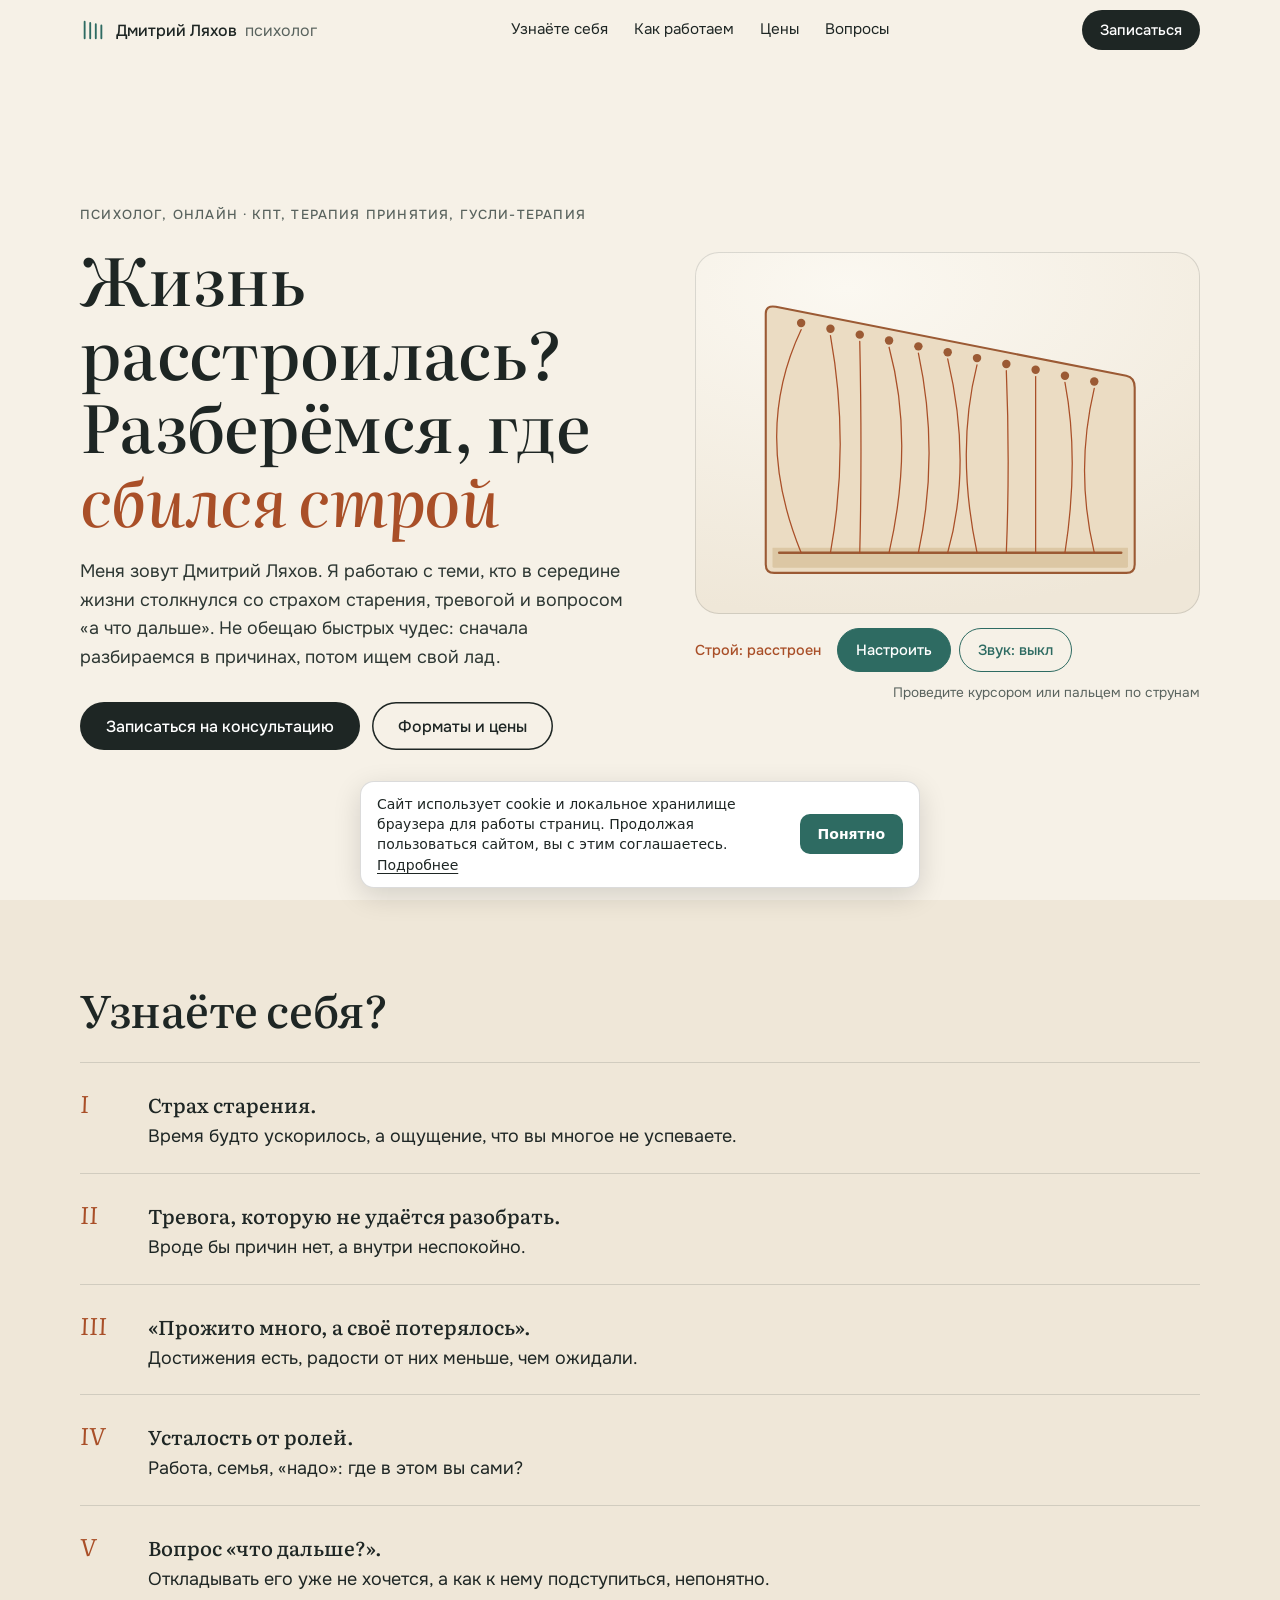
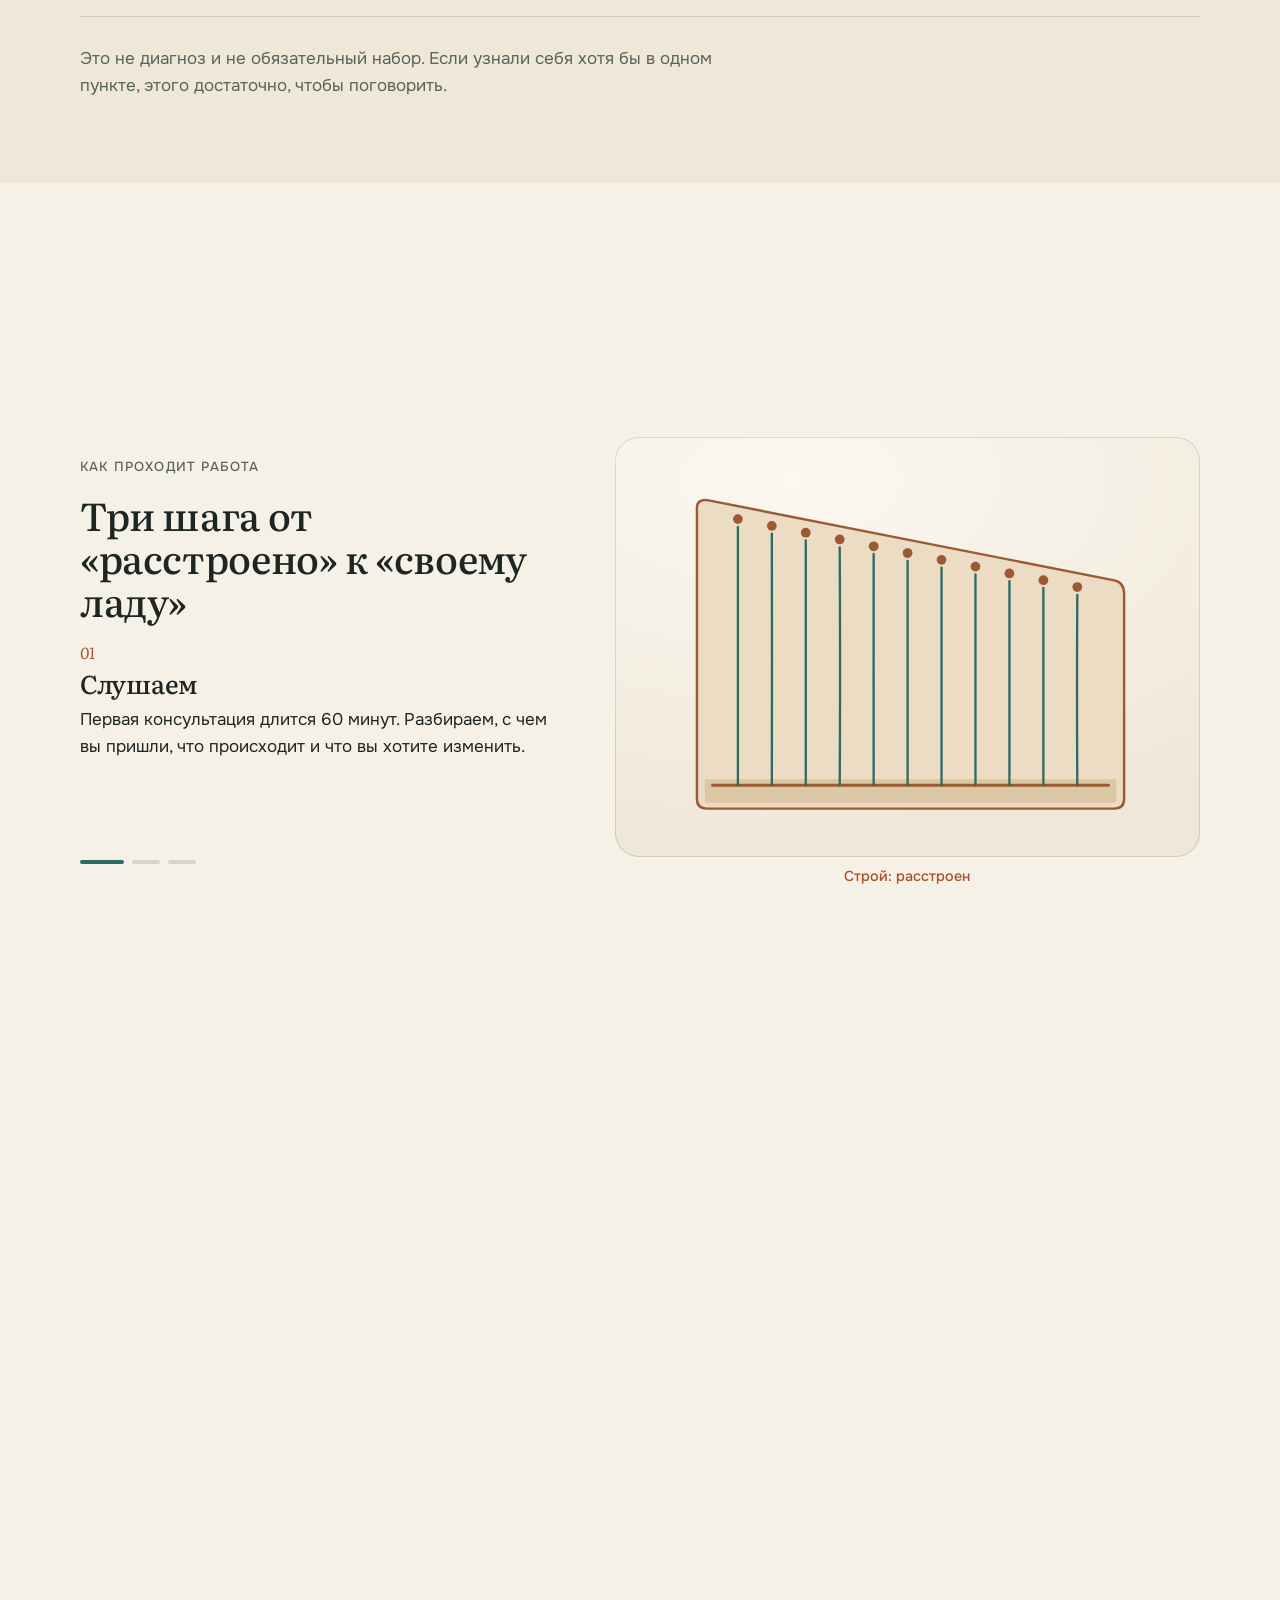
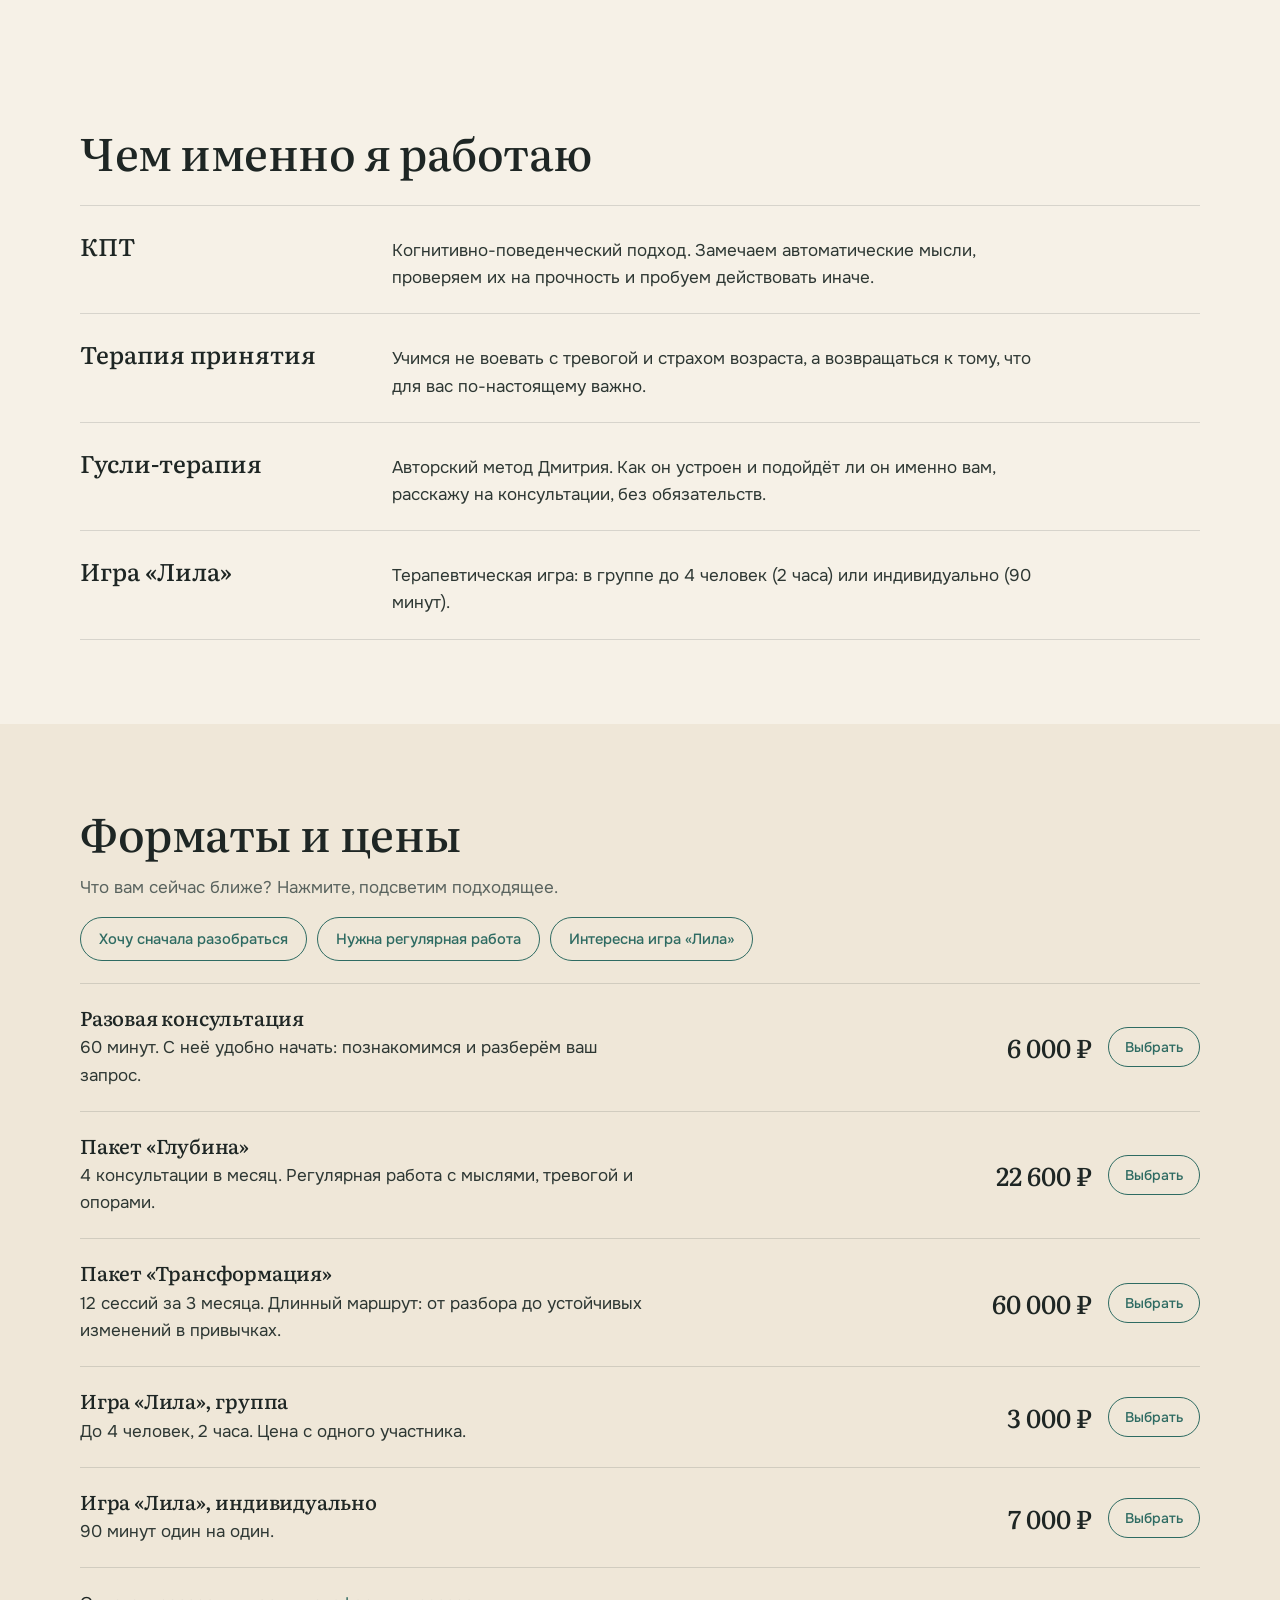
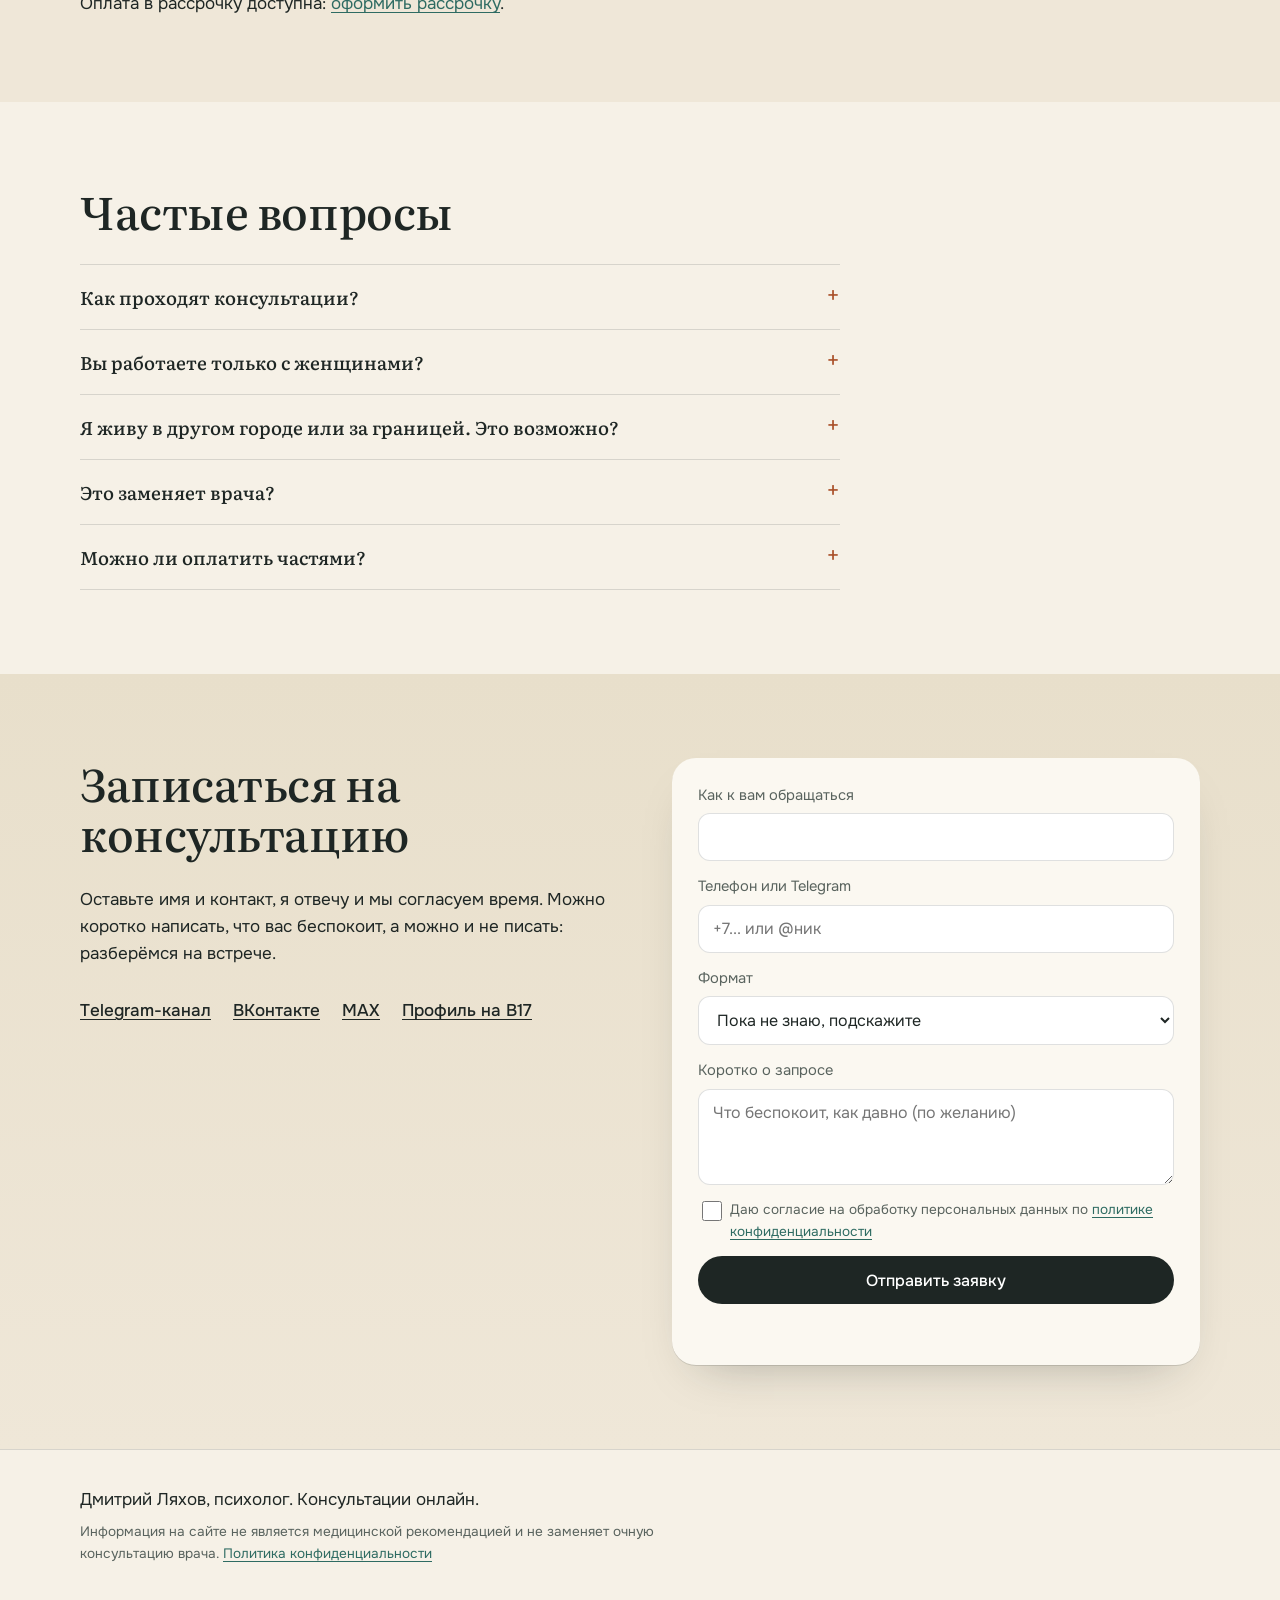
<file: index.html>
<!doctype html>
<html lang="ru">
<head>
<meta charset="utf-8">
<meta name="viewport" content="width=device-width, initial-scale=1">
<title>Психолог Дмитрий Ляхов: кризис среднего возраста, онлайн</title>
<meta name="description" content="Психолог Дмитрий Ляхов. Кризис среднего возраста, страх старения, тревога. КПТ, терапия принятия и авторская гусли-терапия. Консультации онлайн, запись через сайт.">
<link rel="canonical" href="https://murzzsite.github.io/lyakhov-psy/">
<meta property="og:locale" content="ru_RU">
<meta property="og:site_name" content="Дмитрий Ляхов, психолог">
<meta property="og:type" content="website">
<meta property="og:url" content="https://murzzsite.github.io/lyakhov-psy/">
<meta property="og:title" content="Жизнь расстроилась? Разберёмся, где сбился строй">
<meta property="og:description" content="Психолог Дмитрий Ляхов: кризис среднего возраста, тревога, страх старения. Онлайн-консультации, КПТ и терапия принятия.">
<meta name="twitter:card" content="summary">
<meta name="twitter:title" content="Психолог Дмитрий Ляхов: кризис среднего возраста">
<meta name="twitter:description" content="Онлайн-консультации. КПТ, терапия принятия, авторская гусли-терапия.">
<meta name="robots" content="index, follow">
<meta name="theme-color" content="#F6F1E7">
<link rel="icon" href="data:image/svg+xml,%3Csvg xmlns='http://www.w3.org/2000/svg' viewBox='0 0 64 64'%3E%3Crect width='64' height='64' rx='14' fill='%23F6F1E7'/%3E%3Cg stroke='%232E6B62' stroke-width='3' stroke-linecap='round'%3E%3Cpath d='M16 14v36M26 17v33M36 20v30M46 23v27'/%3E%3C/g%3E%3C/svg%3E">
<script type="application/ld+json">{
 "@context": "https://schema.org",
 "@graph": [
  {
   "@type": "WebSite",
   "@id": "https://murzzsite.github.io/lyakhov-psy/#website",
   "url": "https://murzzsite.github.io/lyakhov-psy/",
   "name": "Дмитрий Ляхов, психолог",
   "inLanguage": "ru-RU"
  },
  {
   "@type": "Person",
   "@id": "https://murzzsite.github.io/lyakhov-psy/#person",
   "name": "Дмитрий Ляхов",
   "jobTitle": "Психолог",
   "url": "https://murzzsite.github.io/lyakhov-psy/",
   "sameAs": [
    "https://t.me/pByZEfmMMaYxNWZi",
    "https://vk.com/companionway",
    "https://www.b17.ru/id990859/"
   ]
  },
  {
   "@type": "ProfessionalService",
   "@id": "https://murzzsite.github.io/lyakhov-psy/#service",
   "name": "Дмитрий Ляхов, психолог: консультации по кризису среднего возраста",
   "description": "Онлайн-консультации психолога: кризис среднего возраста, страх старения, тревога. КПТ, терапия принятия, авторская гусли-терапия.",
   "url": "https://murzzsite.github.io/lyakhov-psy/",
   "founder": { "@id": "https://murzzsite.github.io/lyakhov-psy/#person" },
   "areaServed": "Онлайн",
   "priceRange": "3000-60000 RUB",
   "makesOffer": [
    { "@type": "Offer", "name": "Разовая консультация, 60 минут", "price": "6000", "priceCurrency": "RUB" },
    { "@type": "Offer", "name": "Пакет «Глубина», 4 консультации в месяц", "price": "22600", "priceCurrency": "RUB" },
    { "@type": "Offer", "name": "Пакет «Трансформация», 12 сессий за 3 месяца", "price": "60000", "priceCurrency": "RUB" },
    { "@type": "Offer", "name": "Игра «Лила», групповая сессия, 2 часа, с человека", "price": "3000", "priceCurrency": "RUB" },
    { "@type": "Offer", "name": "Игра «Лила», индивидуально, 90 минут", "price": "7000", "priceCurrency": "RUB" }
   ]
  }
 ]
}</script>
<link rel="preconnect" href="https://fonts.googleapis.com">
<link rel="preconnect" href="https://fonts.gstatic.com" crossorigin>
<link href="https://fonts.googleapis.com/css2?family=Literata:ital,opsz,wght@0,7..72,400..600;1,7..72,400..600&family=Onest:wght@300..700&display=swap" rel="stylesheet">
<link rel="stylesheet" href="motion.css">
<link rel="stylesheet" href="styles.css">
</head>
<body>
<a class="skip" href="#main">К содержанию</a>

<header class="bar" id="bar">
  <a class="bar__brand" href="#top" aria-label="Дмитрий Ляхов, психолог, на главную">
    <svg viewBox="0 0 28 28" width="26" height="26" aria-hidden="true"><g stroke="currentColor" stroke-width="2" stroke-linecap="round"><path d="M5 5v18M11 6.4v16.6M17 7.8v15.2M23 9.2v13.8"/></g></svg>
    <span>Дмитрий Ляхов <em>психолог</em></span>
  </a>
  <nav class="bar__nav" aria-label="Разделы">
    <a href="#signs" data-roll>Узнаёте себя</a>
    <a href="#how" data-roll>Как работаем</a>
    <a href="#prices" data-roll>Цены</a>
    <a href="#faq" data-roll>Вопросы</a>
  </nav>
  <a class="btn btn--sm" href="#form" data-magnetic>Записаться</a>
</header>

<main id="main">

<section class="hero" id="top">
  <div class="wrap hero__grid">
    <div class="hero__text">
      <p class="kicker" data-reveal>Психолог, онлайн · КПТ, терапия принятия, гусли-терапия</p>
      <h1 data-reveal data-reveal-delay="80">Жизнь расстроилась? Разберёмся, где <em>сбился строй</em></h1>
      <p class="lead" data-reveal data-reveal-delay="160">Меня зовут Дмитрий Ляхов. Я работаю с теми, кто в середине жизни столкнулся со страхом старения, тревогой и вопросом «а что дальше». Не обещаю быстрых чудес: сначала разбираемся в причинах, потом ищем свой лад.</p>
      <div class="hero__cta" data-reveal data-reveal-delay="240">
        <a class="btn" href="#form" data-magnetic>Записаться на консультацию</a>
        <a class="btn btn--ghost" href="#prices" data-magnetic>Форматы и цены</a>
      </div>
    </div>
    <figure class="inst" id="heroInst">
      <div class="inst__stage" id="heroStage" role="img" aria-label="Иллюстрация: гусли с одиннадцатью струнами. Сначала струны расстроены, кнопка «Настроить» выравнивает строй."></div>
      <figcaption class="inst__cap">
        <span class="inst__state" id="heroState" aria-live="polite">Строй: расстроен</span>
        <span class="inst__btns">
          <button type="button" class="chip" id="heroTune" data-magnetic>Настроить</button>
          <button type="button" class="chip chip--ghost" id="soundBtn" aria-pressed="false">Звук: выкл</button>
        </span>
        <span class="inst__hint">Проведите курсором или пальцем по струнам</span>
      </figcaption>
    </figure>
  </div>
</section>

<section class="sec signs" id="signs">
  <div class="wrap">
    <h2 data-reveal>Узнаёте себя?</h2>
    <ol class="signs__list" data-stagger>
      <li><span class="signs__n">I</span><p><b>Страх старения.</b> Время будто ускорилось, а ощущение, что вы многое не успеваете.</p></li>
      <li><span class="signs__n">II</span><p><b>Тревога, которую не удаётся разобрать.</b> Вроде бы причин нет, а внутри неспокойно.</p></li>
      <li><span class="signs__n">III</span><p><b>«Прожито много, а своё потерялось».</b> Достижения есть, радости от них меньше, чем ожидали.</p></li>
      <li><span class="signs__n">IV</span><p><b>Усталость от ролей.</b> Работа, семья, «надо»: где в этом вы сами?</p></li>
      <li><span class="signs__n">V</span><p><b>Вопрос «что дальше?».</b> Откладывать его уже не хочется, а как к нему подступиться, непонятно.</p></li>
    </ol>
    <p class="signs__note" data-reveal>Это не диагноз и не обязательный набор. Если узнали себя хотя бы в одном пункте, этого достаточно, чтобы поговорить.</p>
  </div>
</section>

<section class="scene" id="how" aria-labelledby="howTitle">
  <div class="scene__sticky">
    <div class="wrap scene__grid">
      <div class="scene__text">
        <p class="kicker">Как проходит работа</p>
        <h2 id="howTitle">Три шага от «расстроено» к «своему ладу»</h2>
        <div class="steps" id="steps">
          <article class="step is-on" data-step="0">
            <span class="step__n">01</span>
            <h3>Слушаем</h3>
            <p>Первая консультация длится 60 минут. Разбираем, с чем вы пришли, что происходит и что вы хотите изменить.</p>
          </article>
          <article class="step" data-step="1">
            <span class="step__n">02</span>
            <h3>Разбираем</h3>
            <p>КПТ и терапия принятия: какие мысли и убеждения усиливают тревогу, с чем можно не бороться, а что можно менять.</p>
          </article>
          <article class="step" data-step="2">
            <span class="step__n">03</span>
            <h3>Настраиваем</h3>
            <p>По желанию добавляется авторская гусли-терапия или игра «Лила». Формат подбираем вместе, под ваш запрос и темп.</p>
          </article>
        </div>
        <div class="dots" id="stepDots" aria-hidden="true"><i class="on"></i><i></i><i></i></div>
      </div>
      <div class="inst inst--scene">
        <div class="inst__stage" id="sceneStage" role="img" aria-label="Иллюстрация: по мере прокрутки страницы струны гуслей выравниваются."></div>
        <p class="inst__state" id="sceneState" aria-hidden="true">Строй: расстроен</p>
      </div>
    </div>
  </div>
</section>

<section class="sec methods" id="methods">
  <div class="wrap">
    <h2 data-reveal>Чем именно я работаю</h2>
    <dl class="methods__list">
      <div data-reveal><dt>КПТ</dt><dd>Когнитивно-поведенческий подход. Замечаем автоматические мысли, проверяем их на прочность и пробуем действовать иначе.</dd></div>
      <div data-reveal><dt>Терапия принятия</dt><dd>Учимся не воевать с тревогой и страхом возраста, а возвращаться к тому, что для вас по-настоящему важно.</dd></div>
      <div data-reveal><dt>Гусли-терапия</dt><dd>Авторский метод Дмитрия. Как он устроен и подойдёт ли он именно вам, расскажу на консультации, без обязательств.</dd></div>
      <div data-reveal><dt>Игра «Лила»</dt><dd>Терапевтическая игра: в группе до 4 человек (2 часа) или индивидуально (90 минут).</dd></div>
    </dl>
  </div>
</section>

<section class="sec prices" id="prices">
  <div class="wrap">
    <h2 data-reveal>Форматы и цены</h2>
    <p class="prices__sub" data-reveal>Что вам сейчас ближе? Нажмите, подсветим подходящее.</p>
    <div class="fit" id="fit" role="group" aria-label="Подбор формата">
      <button type="button" class="chip" data-fit="start" aria-pressed="false">Хочу сначала разобраться</button>
      <button type="button" class="chip" data-fit="regular" aria-pressed="false">Нужна регулярная работа</button>
      <button type="button" class="chip" data-fit="play" aria-pressed="false">Интересна игра «Лила»</button>
    </div>
    <ul class="plist" id="plist">
      <li data-fit="start" data-svc="Разовая консультация, 60 минут">
        <div><h3>Разовая консультация</h3><p>60 минут. С неё удобно начать: познакомимся и разберём ваш запрос.</p></div>
        <div class="plist__pr"><b>6 000 ₽</b><button type="button" class="chip chip--sm" data-pick>Выбрать</button></div>
      </li>
      <li data-fit="regular" data-svc="Пакет «Глубина», 4 консультации в месяц">
        <div><h3>Пакет «Глубина»</h3><p>4 консультации в месяц. Регулярная работа с мыслями, тревогой и опорами.</p></div>
        <div class="plist__pr"><b>22 600 ₽</b><button type="button" class="chip chip--sm" data-pick>Выбрать</button></div>
      </li>
      <li data-fit="regular" data-svc="Пакет «Трансформация», 12 сессий за 3 месяца">
        <div><h3>Пакет «Трансформация»</h3><p>12 сессий за 3 месяца. Длинный маршрут: от разбора до устойчивых изменений в привычках.</p></div>
        <div class="plist__pr"><b>60 000 ₽</b><button type="button" class="chip chip--sm" data-pick>Выбрать</button></div>
      </li>
      <li data-fit="play" data-svc="Игра «Лила», группа до 4 человек, 2 часа">
        <div><h3>Игра «Лила», группа</h3><p>До 4 человек, 2 часа. Цена с одного участника.</p></div>
        <div class="plist__pr"><b>3 000 ₽</b><button type="button" class="chip chip--sm" data-pick>Выбрать</button></div>
      </li>
      <li data-fit="play" data-svc="Игра «Лила», индивидуально, 90 минут">
        <div><h3>Игра «Лила», индивидуально</h3><p>90 минут один на один.</p></div>
        <div class="plist__pr"><b>7 000 ₽</b><button type="button" class="chip chip--sm" data-pick>Выбрать</button></div>
      </li>
    </ul>
    <p class="prices__pay">Оплата в рассрочку доступна: <a href="https://pay.rrllc.ru/Kamerton" target="_blank" rel="noopener">оформить рассрочку</a>.</p>
  </div>
</section>

<section class="sec faq" id="faq">
  <div class="wrap faq__wrap">
    <h2 data-reveal>Частые вопросы</h2>
    <div class="faq__list">
      <details data-reveal><summary>Как проходят консультации?</summary><p>Онлайн. Рабочее время указываю по Москве, а точное время согласуем при записи.</p></details>
      <details data-reveal><summary>Вы работаете только с женщинами?</summary><p>Нет, и с женщинами, и с мужчинами. Чаще всего ко мне приходят женщины 35-48 лет, но возраст не жёсткая рамка. С молодёжью младше 20 лет я не работаю.</p></details>
      <details data-reveal><summary>Я живу в другом городе или за границей. Это возможно?</summary><p>Да, онлайн-формат это позволяет. Есть единственный нюанс: из-за рубежа перевод оплаты бывает сложным, поэтому способ оплаты лучше обсудить заранее.</p></details>
      <details data-reveal><summary>Это заменяет врача?</summary><p>Нет. Психологическая консультация не заменяет медицинскую помощь. Если вам очень тяжело или вы чувствуете угрозу своему состоянию, обратитесь к врачу или на горячую линию психологической помощи.</p></details>
      <details data-reveal><summary>Можно ли оплатить частями?</summary><p>Да, для этого есть рассрочка: ссылка в блоке с ценами выше.</p></details>
    </div>
  </div>
</section>

<section class="sec form" id="form">
  <div class="wrap form__grid">
    <div class="form__text">
      <h2 data-reveal>Записаться на консультацию</h2>
      <p data-reveal>Оставьте имя и контакт, я отвечу и мы согласуем время. Можно коротко написать, что вас беспокоит, а можно и не писать: разберёмся на встрече.</p>
      <ul class="links" data-reveal>
        <li><a href="https://t.me/pByZEfmMMaYxNWZi" target="_blank" rel="noopener" data-roll>Telegram-канал</a></li>
        <li><a href="https://vk.com/companionway" target="_blank" rel="noopener" data-roll>ВКонтакте</a></li>
        <li><a href="https://max.ru/join/rT4J3zFC0WQj7Psl56QzXyUjUcSQO_Ozk6OcLl5A790" target="_blank" rel="noopener" data-roll>MAX</a></li>
        <li><a href="https://www.b17.ru/id990859/" target="_blank" rel="noopener" data-roll>Профиль на B17</a></li>
      </ul>
    </div>
    <form class="fm" id="leadForm" novalidate data-reveal>
      <label>Как к вам обращаться<input type="text" name="name" autocomplete="name" required></label>
      <label>Телефон или Telegram<input type="text" name="contact" autocomplete="tel" required placeholder="+7... или @ник"></label>
      <label>Формат
        <select name="service" id="svc">
          <option>Пока не знаю, подскажите</option>
          <option>Разовая консультация, 60 минут</option>
          <option>Пакет «Глубина», 4 консультации в месяц</option>
          <option>Пакет «Трансформация», 12 сессий за 3 месяца</option>
          <option>Игра «Лила», группа до 4 человек, 2 часа</option>
          <option>Игра «Лила», индивидуально, 90 минут</option>
        </select>
      </label>
      <label>Коротко о запросе<textarea name="comment" placeholder="Что беспокоит, как давно (по желанию)"></textarea></label>
      <input class="hp" type="text" name="_gotcha" tabindex="-1" autocomplete="off" aria-hidden="true">
      <label class="agree"><input type="checkbox" name="consent" id="consent"><span>Даю согласие на обработку персональных данных по <a href="privacy.html" target="_blank" rel="noopener">политике конфиденциальности</a></span></label>
      <button class="btn" type="submit" data-magnetic>Отправить заявку</button>
      <p class="fm__msg" id="msg" role="status" aria-live="polite"></p>
    </form>
  </div>
</section>

</main>

<footer class="foot">
  <div class="wrap foot__in">
    <p>Дмитрий Ляхов, психолог. Консультации онлайн.</p>
    <p class="foot__small">Информация на сайте не является медицинской рекомендацией и не заменяет очную консультацию врача. <a href="privacy.html">Политика конфиденциальности</a></p>
  </div>
</footer>

<script src="script.js"></script>
<script src="motion.js" defer></script>
<script src="cookie.js" data-ink="#1E2624" data-accent="#2E6B62" data-on-accent="#ffffff" defer></script>
</body>
</html>
</file>
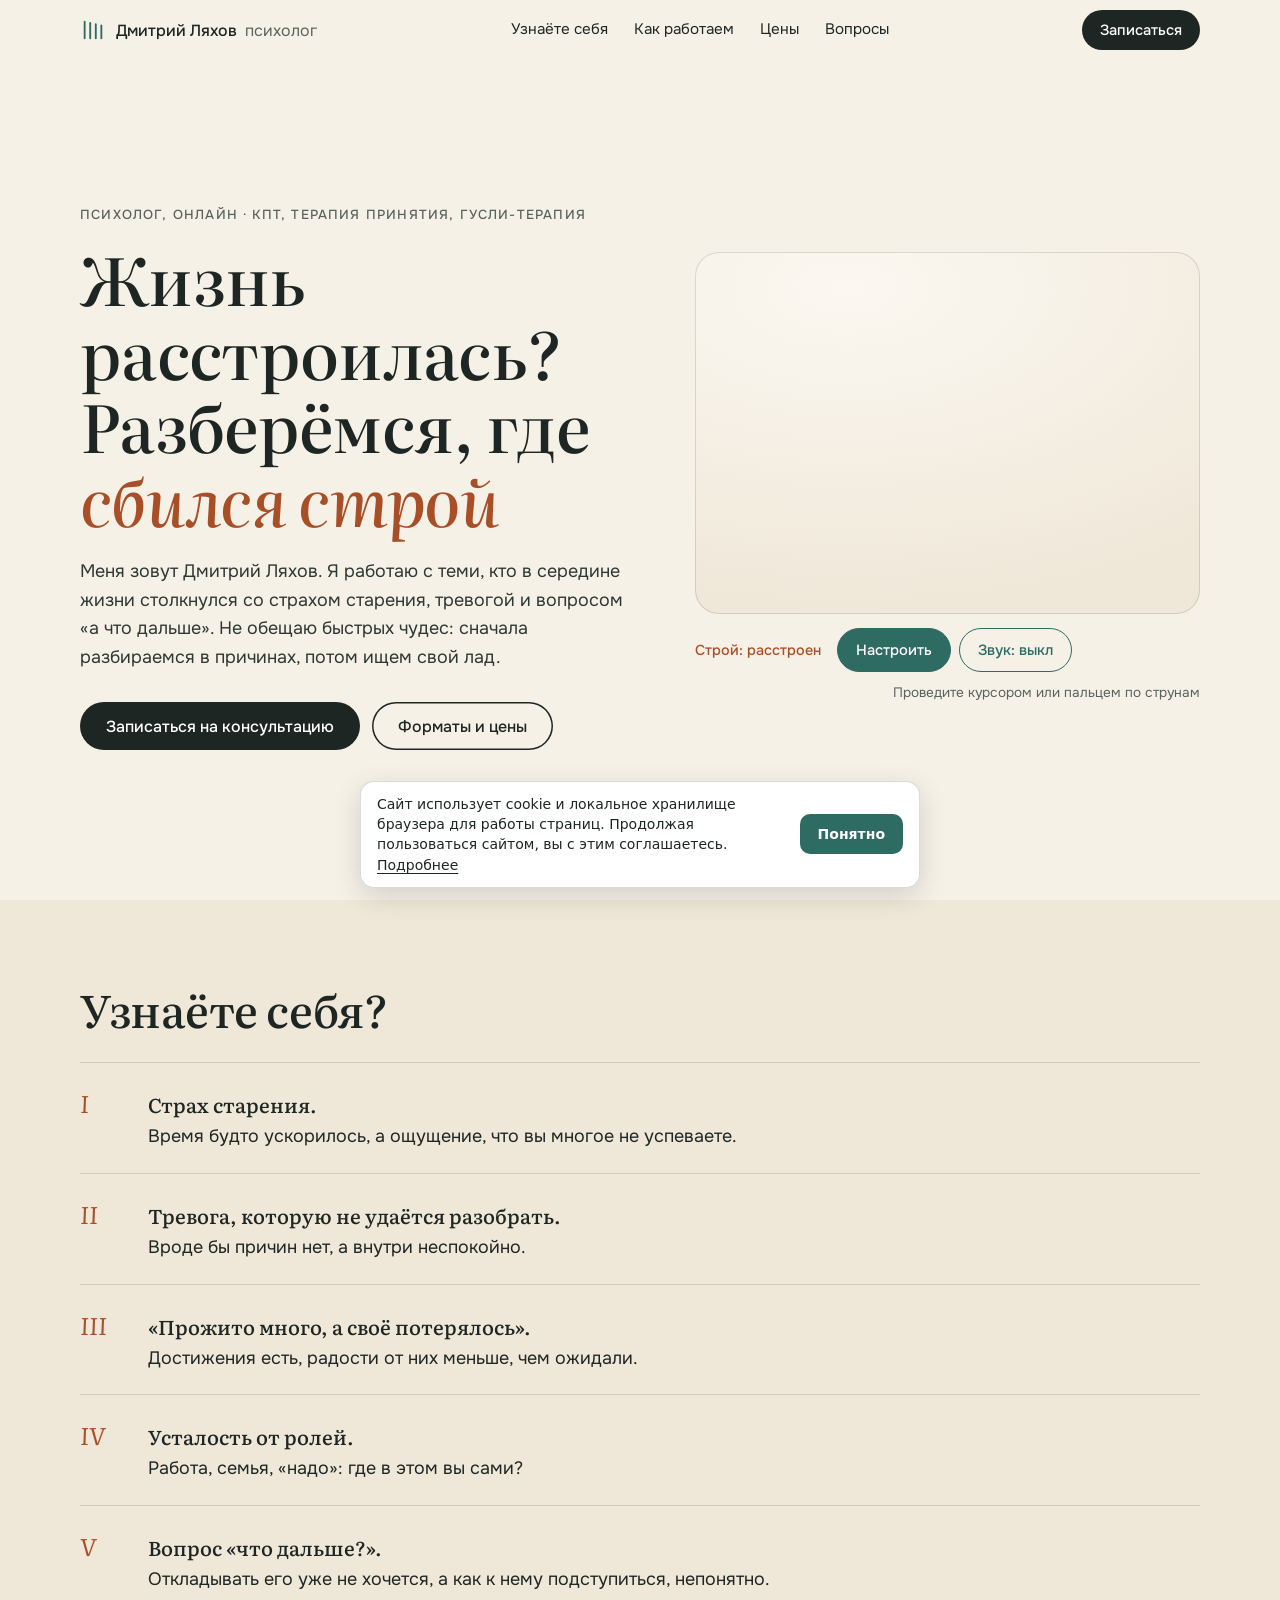
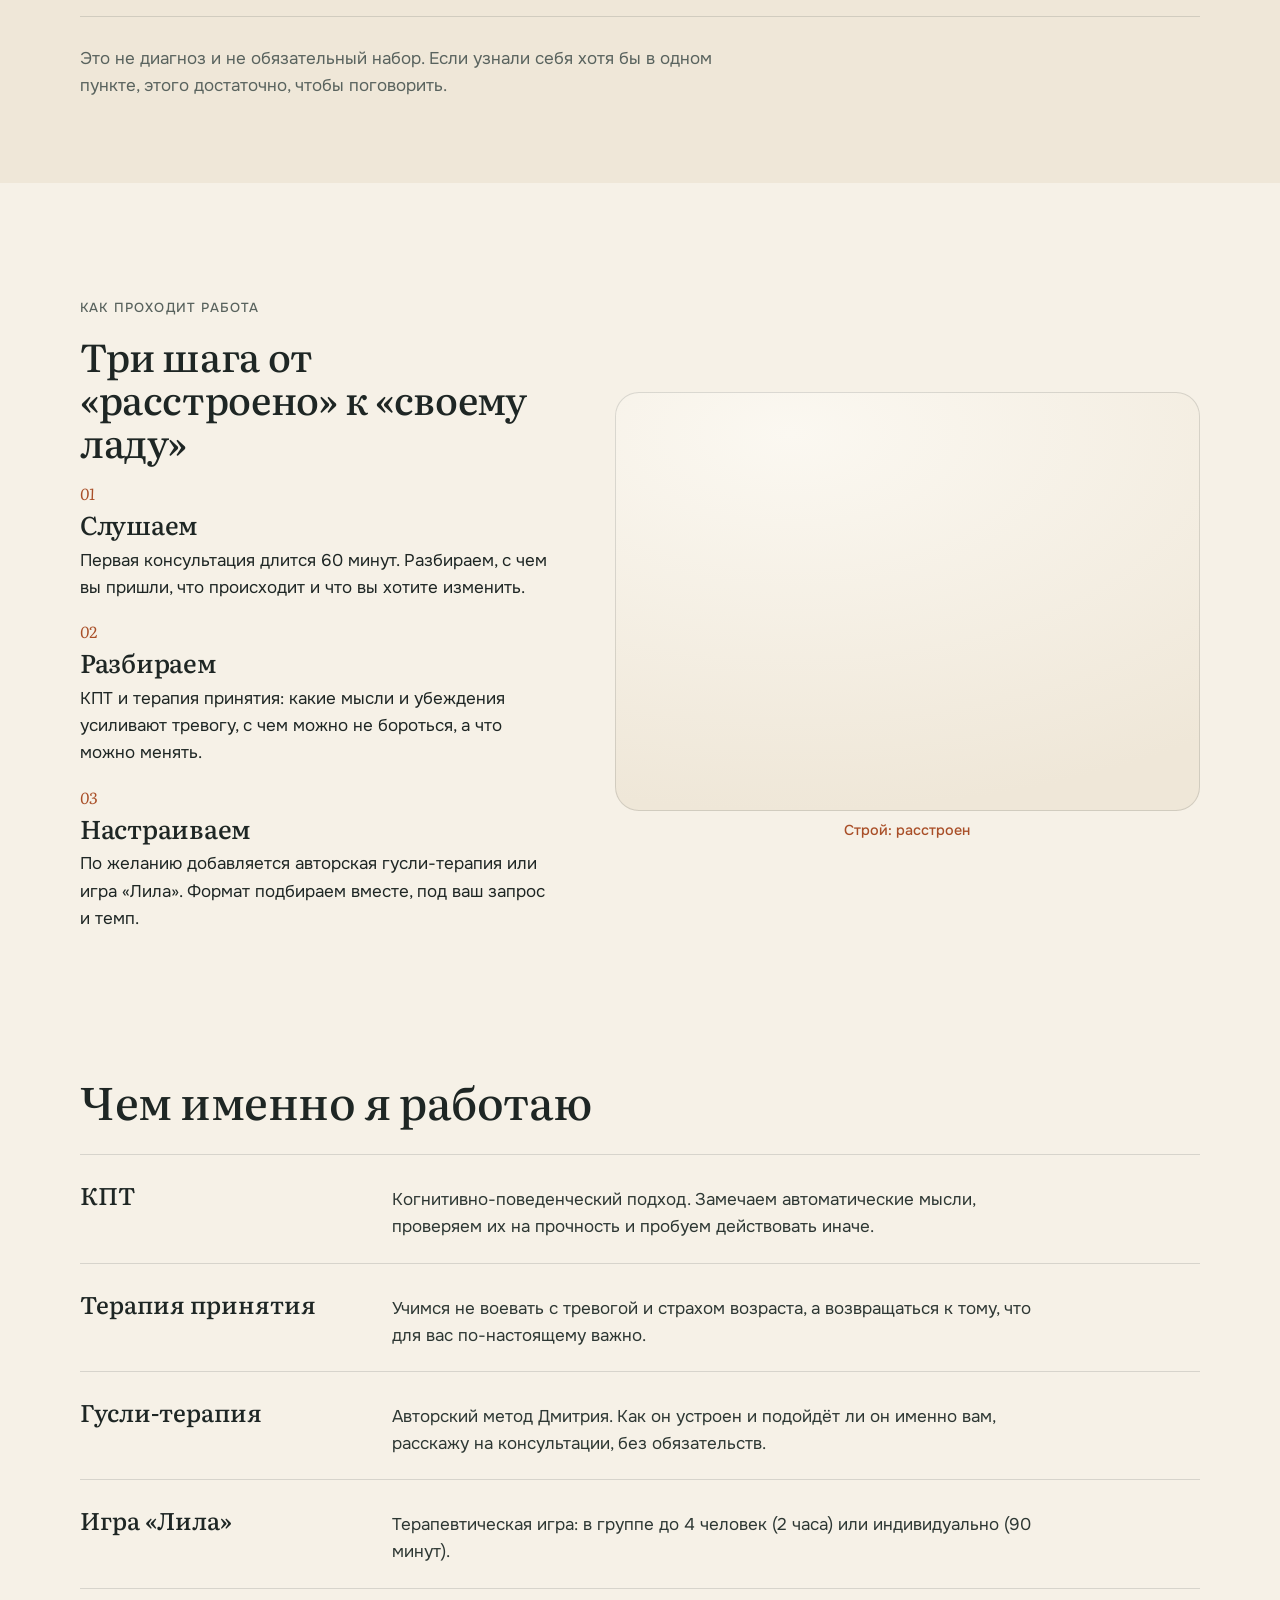
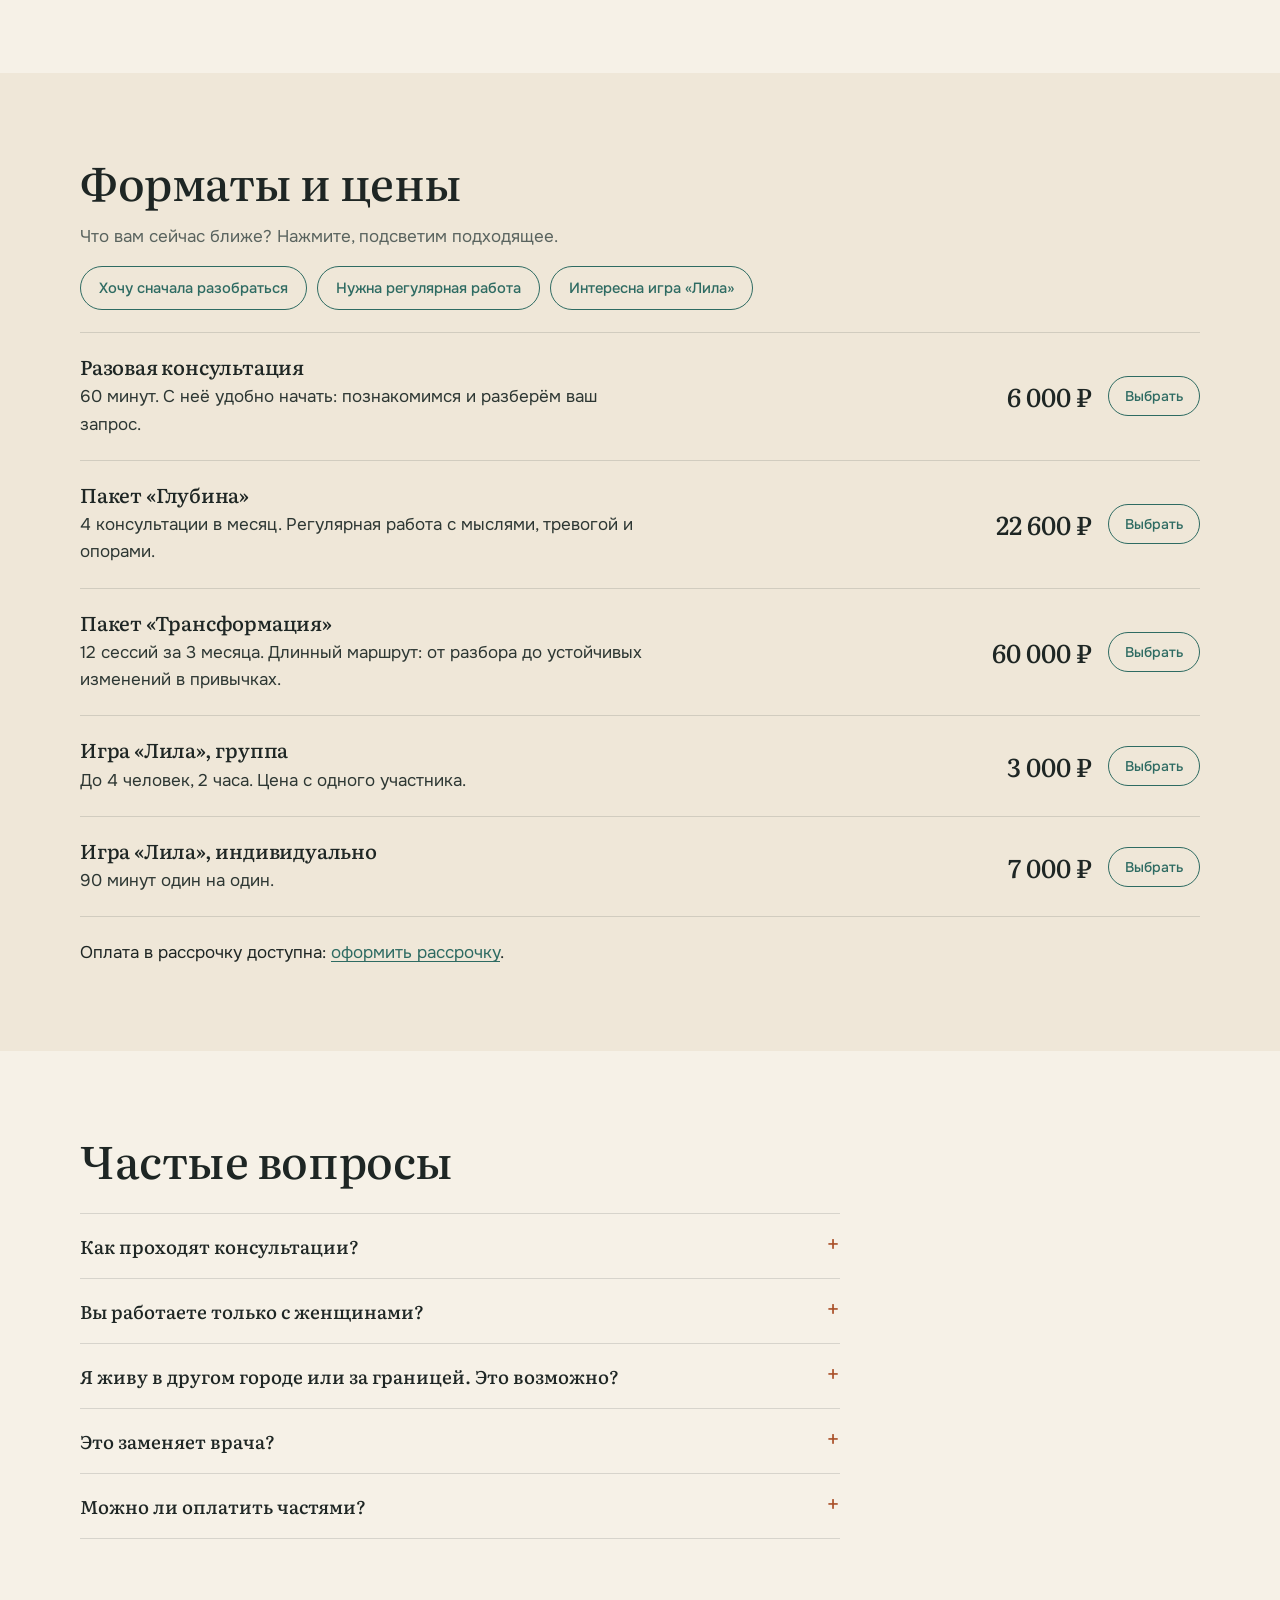
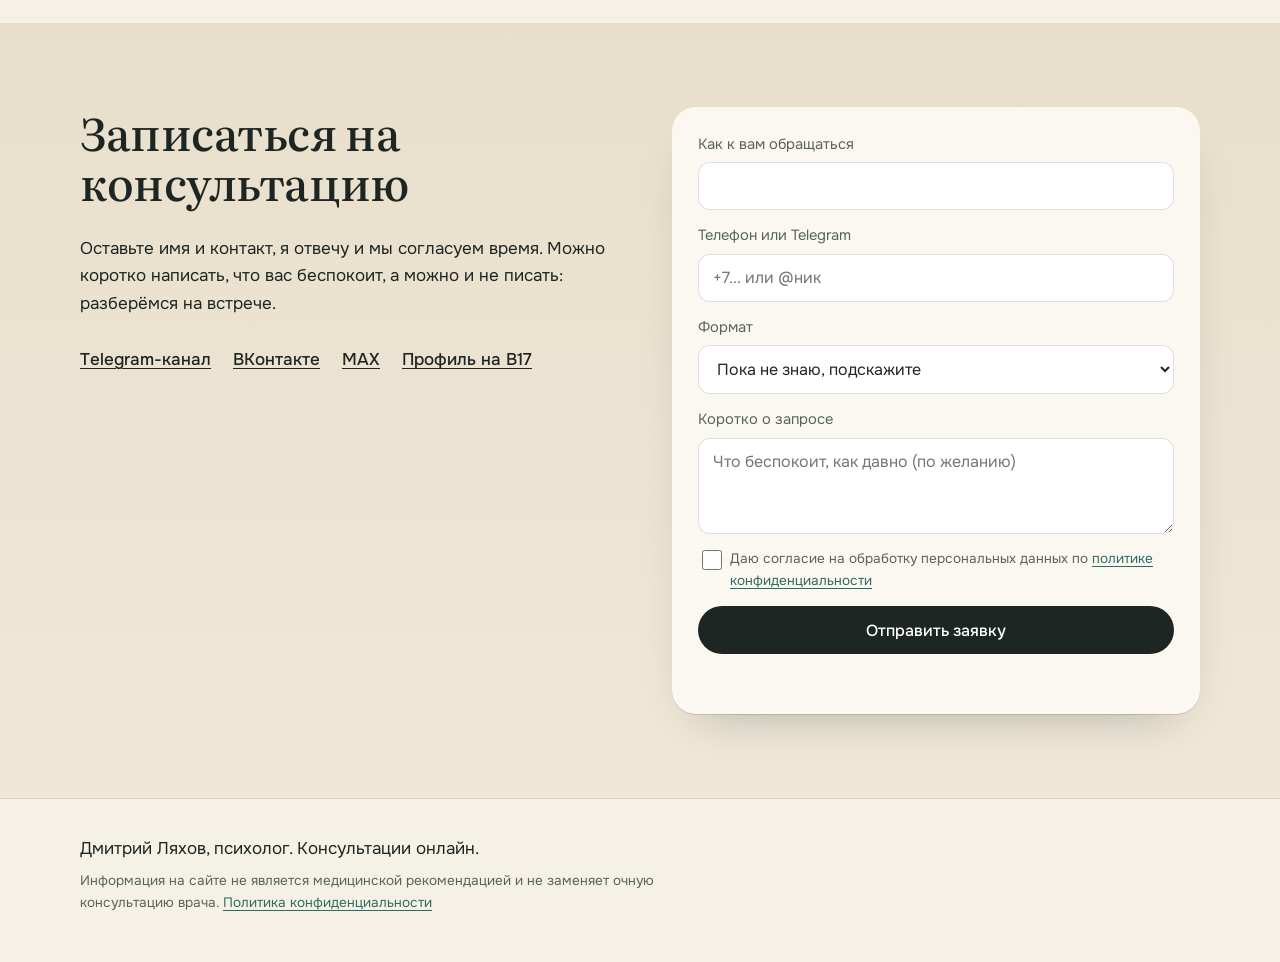
<file: _t.html>
<!doctype html>
<html lang="ru">
<head>
<meta charset="utf-8">
<meta name="viewport" content="width=device-width, initial-scale=1">
<title>Психолог Дмитрий Ляхов: кризис среднего возраста, онлайн</title>
<meta name="description" content="Психолог Дмитрий Ляхов. Кризис среднего возраста, страх старения, тревога. КПТ, терапия принятия и авторская гусли-терапия. Консультации онлайн, запись через сайт.">
<link rel="canonical" href="https://murzzsite.github.io/lyakhov-psy/">
<meta property="og:locale" content="ru_RU">
<meta property="og:site_name" content="Дмитрий Ляхов, психолог">
<meta property="og:type" content="website">
<meta property="og:url" content="https://murzzsite.github.io/lyakhov-psy/">
<meta property="og:title" content="Жизнь расстроилась? Разберёмся, где сбился строй">
<meta property="og:description" content="Психолог Дмитрий Ляхов: кризис среднего возраста, тревога, страх старения. Онлайн-консультации, КПТ и терапия принятия.">
<meta name="twitter:card" content="summary">
<meta name="twitter:title" content="Психолог Дмитрий Ляхов: кризис среднего возраста">
<meta name="twitter:description" content="Онлайн-консультации. КПТ, терапия принятия, авторская гусли-терапия.">
<meta name="robots" content="index, follow">
<meta name="theme-color" content="#F6F1E7">
<link rel="icon" href="data:image/svg+xml,%3Csvg xmlns='http://www.w3.org/2000/svg' viewBox='0 0 64 64'%3E%3Crect width='64' height='64' rx='14' fill='%23F6F1E7'/%3E%3Cg stroke='%232E6B62' stroke-width='3' stroke-linecap='round'%3E%3Cpath d='M16 14v36M26 17v33M36 20v30M46 23v27'/%3E%3C/g%3E%3C/svg%3E">
<script type="application/ld+json">{
 "@context": "https://schema.org",
 "@graph": [
  {
   "@type": "WebSite",
   "@id": "https://murzzsite.github.io/lyakhov-psy/#website",
   "url": "https://murzzsite.github.io/lyakhov-psy/",
   "name": "Дмитрий Ляхов, психолог",
   "inLanguage": "ru-RU"
  },
  {
   "@type": "Person",
   "@id": "https://murzzsite.github.io/lyakhov-psy/#person",
   "name": "Дмитрий Ляхов",
   "jobTitle": "Психолог",
   "url": "https://murzzsite.github.io/lyakhov-psy/",
   "sameAs": [
    "https://t.me/pByZEfmMMaYxNWZi",
    "https://vk.com/companionway",
    "https://www.b17.ru/id990859/"
   ]
  },
  {
   "@type": "ProfessionalService",
   "@id": "https://murzzsite.github.io/lyakhov-psy/#service",
   "name": "Дмитрий Ляхов, психолог: консультации по кризису среднего возраста",
   "description": "Онлайн-консультации психолога: кризис среднего возраста, страх старения, тревога. КПТ, терапия принятия, авторская гусли-терапия.",
   "url": "https://murzzsite.github.io/lyakhov-psy/",
   "founder": { "@id": "https://murzzsite.github.io/lyakhov-psy/#person" },
   "areaServed": "Онлайн",
   "priceRange": "3000-60000 RUB",
   "makesOffer": [
    { "@type": "Offer", "name": "Разовая консультация, 60 минут", "price": "6000", "priceCurrency": "RUB" },
    { "@type": "Offer", "name": "Пакет «Глубина», 4 консультации в месяц", "price": "22600", "priceCurrency": "RUB" },
    { "@type": "Offer", "name": "Пакет «Трансформация», 12 сессий за 3 месяца", "price": "60000", "priceCurrency": "RUB" },
    { "@type": "Offer", "name": "Игра «Лила», групповая сессия, 2 часа, с человека", "price": "3000", "priceCurrency": "RUB" },
    { "@type": "Offer", "name": "Игра «Лила», индивидуально, 90 минут", "price": "7000", "priceCurrency": "RUB" }
   ]
  }
 ]
}</script>
<link rel="preconnect" href="https://fonts.googleapis.com">
<link rel="preconnect" href="https://fonts.gstatic.com" crossorigin>
<link href="https://fonts.googleapis.com/css2?family=Literata:ital,opsz,wght@0,7..72,400..600;1,7..72,400..600&family=Onest:wght@300..700&display=swap" rel="stylesheet">
<link rel="stylesheet" href="motion.css">
<style>:root{
  --paper:#F6F1E7;
  --paper-2:#EFE7D8;
  --card:#FBF8F1;
  --ink:#1E2624;
  --muted:#59635E;
  --wood:#9B5A34;
  --wood-soft:#E8D6BB;
  --string:#2E6B62;
  --copper:#A94F28;
  --line:rgba(30,38,36,.14);
  --r:18px;
  --f-body:"Onest",system-ui,-apple-system,"Segoe UI",Arial,sans-serif;
  --f-head:"Literata",Georgia,"Times New Roman",serif;
  --mk-bg:var(--paper);--mk-surface:var(--card);--mk-text:var(--ink);--mk-muted:var(--muted);--mk-accent:var(--string);--mk-on-accent:#fff;--mk-fill:rgba(30,38,36,.06);
}
*{box-sizing:border-box}
html{scroll-behavior:smooth;-webkit-text-size-adjust:100%}
body{margin:0;background:var(--paper);color:var(--ink);font:400 17px/1.6 var(--f-body);overflow-x:hidden}
img,svg{max-width:100%;display:block}
a{color:var(--string);text-underline-offset:3px}
a:hover{color:var(--copper)}
:focus-visible{outline:2px solid var(--copper);outline-offset:3px;border-radius:6px}
.wrap{width:min(1120px,100% - 32px);margin-inline:auto}
.skip{position:absolute;left:-999px;top:8px;background:var(--ink);color:#fff;padding:8px 14px;border-radius:8px;z-index:100}
.skip:focus{left:8px}

h1,h2,h3{font-family:var(--f-head);font-weight:500;letter-spacing:-.01em;line-height:1.12;margin:0}
h1{font-size:clamp(2.1rem,6.2vw,4.1rem)}
h1 em,h2 em{font-style:italic;color:var(--copper)}
h2{font-size:clamp(1.7rem,4.2vw,2.8rem);margin-bottom:28px}
h3{font-size:1.25rem}
.kicker{font:500 .82rem/1.3 var(--f-body);letter-spacing:.09em;text-transform:uppercase;color:var(--muted);margin:0 0 18px}
.lead{font-size:1.12rem;max-width:34em;color:#2d3733;margin:22px 0 0}

/* buttons */
.btn{display:inline-flex;align-items:center;justify-content:center;min-height:48px;padding:0 26px;border-radius:999px;background:var(--ink);color:#fff;text-decoration:none;font:500 1rem var(--f-body);border:0;cursor:pointer;transition:background .25s}
.btn:hover{background:var(--string);color:#fff}
.btn--ghost{background:transparent;color:var(--ink);box-shadow:inset 0 0 0 1.5px var(--ink)}
.btn--ghost:hover{background:var(--ink);color:#fff}
.btn--sm{min-height:40px;padding:0 18px;font-size:.92rem}
.chip{min-height:44px;padding:0 18px;border-radius:999px;border:1.5px solid var(--string);background:var(--string);color:#fff;font:500 .92rem var(--f-body);cursor:pointer;transition:background .2s,color .2s}
.chip:hover{background:#245a52}
.chip--ghost{background:transparent;color:var(--string)}
.chip--ghost:hover{background:rgba(46,107,98,.1)}
.chip--ghost[aria-pressed="true"]{background:var(--string);color:#fff}
.chip--sm{min-height:40px;padding:0 16px;font-size:.88rem;background:transparent;color:var(--string)}
.chip--sm:hover{background:var(--string);color:#fff}
.fit .chip{background:transparent;color:var(--string)}
.fit .chip[aria-pressed="true"]{background:var(--string);color:#fff}

/* top bar */
.bar{position:fixed;inset:0 0 auto 0;z-index:50;display:flex;align-items:center;gap:20px;justify-content:space-between;padding:10px max(16px,calc((100vw - 1120px)/2));background:rgba(246,241,231,.0);transition:background .3s,box-shadow .3s}
.bar.show{background:rgba(246,241,231,.92);backdrop-filter:blur(10px);box-shadow:0 1px 0 var(--line)}
.bar__brand{display:flex;align-items:center;gap:10px;color:var(--ink);text-decoration:none;font:500 1rem var(--f-body)}
.bar__brand svg{color:var(--string)}
.bar__brand em{font-style:normal;color:var(--muted);font-weight:400;margin-left:4px}
.bar__nav{display:none;gap:26px}
.bar__nav a{color:var(--ink);text-decoration:none;font-size:.95rem}
@media(min-width:900px){.bar__nav{display:flex}}
@media(max-width:560px){.bar__brand em{display:none}}

/* hero */
.hero{padding:112px 0 56px;min-height:100svh;display:flex;align-items:center}
.hero__grid{display:grid;gap:36px;align-items:center}
.hero__cta{display:flex;flex-wrap:wrap;gap:12px;margin-top:30px}
@media(min-width:900px){.hero__grid{grid-template-columns:1.05fr .95fr;gap:56px}}

/* instrument */
.inst{margin:0}
.inst__stage{position:relative;aspect-ratio:3/2.15;border-radius:24px;background:radial-gradient(120% 90% at 30% 10%,#FBF8F1 0%,var(--paper-2) 100%);box-shadow:inset 0 0 0 1px var(--line);overflow:hidden;touch-action:pan-y;cursor:crosshair}
.inst__stage svg{width:100%;height:100%}
.inst__cap{display:flex;flex-wrap:wrap;align-items:center;gap:10px 16px;margin-top:14px}
.inst__state{font:500 .9rem var(--f-body);color:var(--copper);margin:0}
.inst__state.ok{color:var(--string)}
.inst__btns{display:flex;gap:8px;flex-wrap:wrap}
.inst__hint{flex-basis:100%;font-size:.85rem;color:var(--muted)}
@media(min-width:560px){.inst__hint{flex-basis:auto;margin-left:auto}}

/* signs */
.sec{padding:84px 0}
.signs{background:var(--paper-2)}
.signs__list{list-style:none;margin:0;padding:0;display:grid;gap:0;border-top:1px solid var(--line)}
.signs__list li{display:grid;grid-template-columns:56px 1fr;gap:12px;align-items:baseline;padding:22px 0;border-bottom:1px solid var(--line)}
.signs__n{font:italic 400 1.5rem var(--f-head);color:var(--copper)}
.signs__list p{margin:0;font-size:1.12rem;max-width:40em}
.signs__list b{font-family:var(--f-head);font-weight:500;font-size:1.25rem;display:block;margin-bottom:2px}
.signs__note{margin:28px 0 0;color:var(--muted);max-width:40em}

/* scene */
.scene{position:relative;height:340vh}
.scene__sticky{position:sticky;top:0;height:100svh;display:flex;align-items:center;overflow:hidden}
.scene__grid{display:grid;gap:20px;align-items:center;padding-top:56px}
.scene h2{font-size:clamp(1.5rem,3.6vw,2.4rem);margin-bottom:18px}
.steps{position:relative;min-height:170px}
.step{position:absolute;inset:0 0 auto 0;opacity:0;transform:translateY(14px);transition:opacity .5s,transform .6s cubic-bezier(.22,1,.36,1);pointer-events:none}
.step.is-on{opacity:1;transform:none;pointer-events:auto}
.step__n{font:italic 400 1rem var(--f-head);color:var(--copper)}
.step h3{font-size:1.6rem;margin:2px 0 8px}
.step p{margin:0;max-width:30em}
.dots{display:flex;gap:8px;margin-top:20px}
.dots i{width:28px;height:4px;border-radius:2px;background:var(--line);transition:background .3s,width .3s}
.dots i.on{background:var(--string);width:44px}
.inst--scene .inst__stage{aspect-ratio:3/2.15;max-height:46svh;width:100%;margin-inline:auto}
.inst--scene .inst__state{margin-top:10px;text-align:center}
@media(min-width:900px){
  .scene__grid{grid-template-columns:.9fr 1.1fr;gap:56px}
  .inst--scene .inst__stage{max-height:none}
  .steps{min-height:200px}
}
@media(max-width:899px){.scene{height:300vh}.scene__text{order:2}.inst--scene{order:1}}

/* methods */
.methods__list{margin:0;display:grid;gap:0;border-top:1px solid var(--line)}
.methods__list>div{display:grid;gap:6px;padding:22px 0;border-bottom:1px solid var(--line)}
.methods__list dt{font:500 1.5rem var(--f-head)}
.methods__list dd{margin:0;max-width:38em;color:#2d3733}
@media(min-width:760px){.methods__list>div{grid-template-columns:280px 1fr;gap:32px;align-items:baseline}}

/* prices */
.prices{background:var(--paper-2)}
.prices__sub{margin:-12px 0 16px;color:var(--muted)}
.fit{display:flex;flex-wrap:wrap;gap:10px;margin-bottom:22px}
.plist{list-style:none;margin:0;padding:0;border-top:1px solid var(--line)}
.plist li{display:grid;gap:12px;padding:22px 0;border-bottom:1px solid var(--line);transition:opacity .3s,background .3s,padding .3s}
.plist p{margin:6px 0 0;color:#2d3733;max-width:34em}
.plist__pr{display:flex;align-items:center;justify-content:space-between;gap:16px}
.plist__pr b{font:500 1.6rem var(--f-head);white-space:nowrap}
.plist.has-fit li:not(.is-fit){opacity:.42}
.plist li.is-fit{background:linear-gradient(90deg,rgba(46,107,98,.1),transparent);padding-inline:14px;border-radius:12px}
@media(min-width:760px){.plist li{grid-template-columns:1fr 280px;align-items:center}.plist__pr{justify-content:flex-end}}
.prices__pay{margin:22px 0 0}

/* faq */
.faq__list{display:grid;gap:0;border-top:1px solid var(--line);max-width:760px}
.faq details{border-bottom:1px solid var(--line);padding:18px 0}
.faq summary{cursor:pointer;font:500 1.15rem var(--f-head);list-style:none;display:flex;justify-content:space-between;gap:16px;min-height:28px}
.faq summary::-webkit-details-marker{display:none}
.faq summary::after{content:"+";font:300 1.6rem/1 var(--f-body);color:var(--copper);transition:transform .25s}
.faq details[open] summary::after{transform:rotate(45deg)}
.faq details p{margin:12px 0 0;max-width:36em;color:#2d3733}

/* form */
.form{background:linear-gradient(180deg,#E8DFCB,var(--paper-2))}
.form{color:var(--ink)}
.form__grid{display:grid;gap:36px}
@media(min-width:900px){.form__grid{grid-template-columns:1fr 1fr;gap:64px;align-items:start}}
.links{list-style:none;padding:0;margin:26px 0 0;display:flex;flex-wrap:wrap;gap:8px 22px}
.links a{color:var(--ink);font-weight:500}
.fm{display:grid;gap:14px;background:var(--card);padding:26px;border-radius:24px;box-shadow:0 1px 0 var(--line),0 22px 48px -28px rgba(30,38,36,.35)}
.fm label{display:grid;gap:6px;font-size:.92rem;color:var(--muted)}
.fm input[type=text],.fm select,.fm textarea{font:400 1rem var(--f-body);color:var(--ink);padding:12px 14px;border-radius:12px;border:1.5px solid var(--line);background:#fff;min-height:48px;width:100%}
.fm textarea{min-height:96px;resize:vertical}
.fm input:focus,.fm select:focus,.fm textarea:focus{outline:2px solid var(--string);outline-offset:1px;border-color:var(--string)}
.fm .agree{grid-template-columns:22px 1fr;align-items:start;gap:10px;font-size:.85rem}
.fm .agree input{width:20px;height:20px;margin-top:2px;accent-color:var(--string)}
.hp{position:absolute;left:-9999px;opacity:0;height:0;width:0}
.fm__msg{margin:0;min-height:1.4em;font-size:.92rem;color:var(--string)}

/* footer */
.foot{padding:36px 0 48px;border-top:1px solid var(--line)}
.foot p{margin:0}
.foot__small{margin-top:8px!important;font-size:.85rem;color:var(--muted);max-width:46em}

/* no js / reduced motion */
html:not(.js) .scene{height:auto}
html:not(.js) .scene__sticky{position:static;height:auto;padding:60px 0}
html:not(.js) .steps{min-height:0;display:grid;gap:18px}
html:not(.js) .step{position:static;opacity:1;transform:none}
html:not(.js) .dots{display:none}
</style>
</head>
<body>
<a class="skip" href="#main">К содержанию</a>

<header class="bar" id="bar">
  <a class="bar__brand" href="#top" aria-label="Дмитрий Ляхов, психолог, на главную">
    <svg viewBox="0 0 28 28" width="26" height="26" aria-hidden="true"><g stroke="currentColor" stroke-width="2" stroke-linecap="round"><path d="M5 5v18M11 6.4v16.6M17 7.8v15.2M23 9.2v13.8"/></g></svg>
    <span>Дмитрий Ляхов <em>психолог</em></span>
  </a>
  <nav class="bar__nav" aria-label="Разделы">
    <a href="#signs" data-roll>Узнаёте себя</a>
    <a href="#how" data-roll>Как работаем</a>
    <a href="#prices" data-roll>Цены</a>
    <a href="#faq" data-roll>Вопросы</a>
  </nav>
  <a class="btn btn--sm" href="#form" data-magnetic>Записаться</a>
</header>

<main id="main">

<section class="hero" id="top">
  <div class="wrap hero__grid">
    <div class="hero__text">
      <p class="kicker" data-reveal>Психолог, онлайн · КПТ, терапия принятия, гусли-терапия</p>
      <h1 data-reveal data-reveal-delay="80">Жизнь расстроилась? Разберёмся, где <em>сбился строй</em></h1>
      <p class="lead" data-reveal data-reveal-delay="160">Меня зовут Дмитрий Ляхов. Я работаю с теми, кто в середине жизни столкнулся со страхом старения, тревогой и вопросом «а что дальше». Не обещаю быстрых чудес: сначала разбираемся в причинах, потом ищем свой лад.</p>
      <div class="hero__cta" data-reveal data-reveal-delay="240">
        <a class="btn" href="#form" data-magnetic>Записаться на консультацию</a>
        <a class="btn btn--ghost" href="#prices" data-magnetic>Форматы и цены</a>
      </div>
    </div>
    <figure class="inst" id="heroInst">
      <div class="inst__stage" id="heroStage" role="img" aria-label="Иллюстрация: гусли с одиннадцатью струнами. Сначала струны расстроены, кнопка «Настроить» выравнивает строй."></div>
      <figcaption class="inst__cap">
        <span class="inst__state" id="heroState" aria-live="polite">Строй: расстроен</span>
        <span class="inst__btns">
          <button type="button" class="chip" id="heroTune" data-magnetic>Настроить</button>
          <button type="button" class="chip chip--ghost" id="soundBtn" aria-pressed="false">Звук: выкл</button>
        </span>
        <span class="inst__hint">Проведите курсором или пальцем по струнам</span>
      </figcaption>
    </figure>
  </div>
</section>

<section class="sec signs" id="signs">
  <div class="wrap">
    <h2 data-reveal>Узнаёте себя?</h2>
    <ol class="signs__list" data-stagger>
      <li><span class="signs__n">I</span><p><b>Страх старения.</b> Время будто ускорилось, а ощущение, что вы многое не успеваете.</p></li>
      <li><span class="signs__n">II</span><p><b>Тревога, которую не удаётся разобрать.</b> Вроде бы причин нет, а внутри неспокойно.</p></li>
      <li><span class="signs__n">III</span><p><b>«Прожито много, а своё потерялось».</b> Достижения есть, радости от них меньше, чем ожидали.</p></li>
      <li><span class="signs__n">IV</span><p><b>Усталость от ролей.</b> Работа, семья, «надо»: где в этом вы сами?</p></li>
      <li><span class="signs__n">V</span><p><b>Вопрос «что дальше?».</b> Откладывать его уже не хочется, а как к нему подступиться, непонятно.</p></li>
    </ol>
    <p class="signs__note" data-reveal>Это не диагноз и не обязательный набор. Если узнали себя хотя бы в одном пункте, этого достаточно, чтобы поговорить.</p>
  </div>
</section>

<section class="scene" id="how" aria-labelledby="howTitle">
  <div class="scene__sticky">
    <div class="wrap scene__grid">
      <div class="scene__text">
        <p class="kicker">Как проходит работа</p>
        <h2 id="howTitle">Три шага от «расстроено» к «своему ладу»</h2>
        <div class="steps" id="steps">
          <article class="step is-on" data-step="0">
            <span class="step__n">01</span>
            <h3>Слушаем</h3>
            <p>Первая консультация длится 60 минут. Разбираем, с чем вы пришли, что происходит и что вы хотите изменить.</p>
          </article>
          <article class="step" data-step="1">
            <span class="step__n">02</span>
            <h3>Разбираем</h3>
            <p>КПТ и терапия принятия: какие мысли и убеждения усиливают тревогу, с чем можно не бороться, а что можно менять.</p>
          </article>
          <article class="step" data-step="2">
            <span class="step__n">03</span>
            <h3>Настраиваем</h3>
            <p>По желанию добавляется авторская гусли-терапия или игра «Лила». Формат подбираем вместе, под ваш запрос и темп.</p>
          </article>
        </div>
        <div class="dots" id="stepDots" aria-hidden="true"><i class="on"></i><i></i><i></i></div>
      </div>
      <div class="inst inst--scene">
        <div class="inst__stage" id="sceneStage" role="img" aria-label="Иллюстрация: по мере прокрутки страницы струны гуслей выравниваются."></div>
        <p class="inst__state" id="sceneState" aria-hidden="true">Строй: расстроен</p>
      </div>
    </div>
  </div>
</section>

<section class="sec methods" id="methods">
  <div class="wrap">
    <h2 data-reveal>Чем именно я работаю</h2>
    <dl class="methods__list">
      <div data-reveal><dt>КПТ</dt><dd>Когнитивно-поведенческий подход. Замечаем автоматические мысли, проверяем их на прочность и пробуем действовать иначе.</dd></div>
      <div data-reveal><dt>Терапия принятия</dt><dd>Учимся не воевать с тревогой и страхом возраста, а возвращаться к тому, что для вас по-настоящему важно.</dd></div>
      <div data-reveal><dt>Гусли-терапия</dt><dd>Авторский метод Дмитрия. Как он устроен и подойдёт ли он именно вам, расскажу на консультации, без обязательств.</dd></div>
      <div data-reveal><dt>Игра «Лила»</dt><dd>Терапевтическая игра: в группе до 4 человек (2 часа) или индивидуально (90 минут).</dd></div>
    </dl>
  </div>
</section>

<section class="sec prices" id="prices">
  <div class="wrap">
    <h2 data-reveal>Форматы и цены</h2>
    <p class="prices__sub" data-reveal>Что вам сейчас ближе? Нажмите, подсветим подходящее.</p>
    <div class="fit" id="fit" role="group" aria-label="Подбор формата">
      <button type="button" class="chip" data-fit="start" aria-pressed="false">Хочу сначала разобраться</button>
      <button type="button" class="chip" data-fit="regular" aria-pressed="false">Нужна регулярная работа</button>
      <button type="button" class="chip" data-fit="play" aria-pressed="false">Интересна игра «Лила»</button>
    </div>
    <ul class="plist" id="plist">
      <li data-fit="start" data-svc="Разовая консультация, 60 минут">
        <div><h3>Разовая консультация</h3><p>60 минут. С неё удобно начать: познакомимся и разберём ваш запрос.</p></div>
        <div class="plist__pr"><b>6 000 ₽</b><button type="button" class="chip chip--sm" data-pick>Выбрать</button></div>
      </li>
      <li data-fit="regular" data-svc="Пакет «Глубина», 4 консультации в месяц">
        <div><h3>Пакет «Глубина»</h3><p>4 консультации в месяц. Регулярная работа с мыслями, тревогой и опорами.</p></div>
        <div class="plist__pr"><b>22 600 ₽</b><button type="button" class="chip chip--sm" data-pick>Выбрать</button></div>
      </li>
      <li data-fit="regular" data-svc="Пакет «Трансформация», 12 сессий за 3 месяца">
        <div><h3>Пакет «Трансформация»</h3><p>12 сессий за 3 месяца. Длинный маршрут: от разбора до устойчивых изменений в привычках.</p></div>
        <div class="plist__pr"><b>60 000 ₽</b><button type="button" class="chip chip--sm" data-pick>Выбрать</button></div>
      </li>
      <li data-fit="play" data-svc="Игра «Лила», группа до 4 человек, 2 часа">
        <div><h3>Игра «Лила», группа</h3><p>До 4 человек, 2 часа. Цена с одного участника.</p></div>
        <div class="plist__pr"><b>3 000 ₽</b><button type="button" class="chip chip--sm" data-pick>Выбрать</button></div>
      </li>
      <li data-fit="play" data-svc="Игра «Лила», индивидуально, 90 минут">
        <div><h3>Игра «Лила», индивидуально</h3><p>90 минут один на один.</p></div>
        <div class="plist__pr"><b>7 000 ₽</b><button type="button" class="chip chip--sm" data-pick>Выбрать</button></div>
      </li>
    </ul>
    <p class="prices__pay">Оплата в рассрочку доступна: <a href="https://pay.rrllc.ru/Kamerton" target="_blank" rel="noopener">оформить рассрочку</a>.</p>
  </div>
</section>

<section class="sec faq" id="faq">
  <div class="wrap faq__wrap">
    <h2 data-reveal>Частые вопросы</h2>
    <div class="faq__list">
      <details data-reveal><summary>Как проходят консультации?</summary><p>Онлайн. Рабочее время указываю по Москве, а точное время согласуем при записи.</p></details>
      <details data-reveal><summary>Вы работаете только с женщинами?</summary><p>Нет, и с женщинами, и с мужчинами. Чаще всего ко мне приходят женщины 35-48 лет, но возраст не жёсткая рамка. С молодёжью младше 20 лет я не работаю.</p></details>
      <details data-reveal><summary>Я живу в другом городе или за границей. Это возможно?</summary><p>Да, онлайн-формат это позволяет. Есть единственный нюанс: из-за рубежа перевод оплаты бывает сложным, поэтому способ оплаты лучше обсудить заранее.</p></details>
      <details data-reveal><summary>Это заменяет врача?</summary><p>Нет. Психологическая консультация не заменяет медицинскую помощь. Если вам очень тяжело или вы чувствуете угрозу своему состоянию, обратитесь к врачу или на горячую линию психологической помощи.</p></details>
      <details data-reveal><summary>Можно ли оплатить частями?</summary><p>Да, для этого есть рассрочка: ссылка в блоке с ценами выше.</p></details>
    </div>
  </div>
</section>

<section class="sec form" id="form">
  <div class="wrap form__grid">
    <div class="form__text">
      <h2 data-reveal>Записаться на консультацию</h2>
      <p data-reveal>Оставьте имя и контакт, я отвечу и мы согласуем время. Можно коротко написать, что вас беспокоит, а можно и не писать: разберёмся на встрече.</p>
      <ul class="links" data-reveal>
        <li><a href="https://t.me/pByZEfmMMaYxNWZi" target="_blank" rel="noopener" data-roll>Telegram-канал</a></li>
        <li><a href="https://vk.com/companionway" target="_blank" rel="noopener" data-roll>ВКонтакте</a></li>
        <li><a href="https://max.ru/join/rT4J3zFC0WQj7Psl56QzXyUjUcSQO_Ozk6OcLl5A790" target="_blank" rel="noopener" data-roll>MAX</a></li>
        <li><a href="https://www.b17.ru/id990859/" target="_blank" rel="noopener" data-roll>Профиль на B17</a></li>
      </ul>
    </div>
    <form class="fm" id="leadForm" novalidate data-reveal>
      <label>Как к вам обращаться<input type="text" name="name" autocomplete="name" required></label>
      <label>Телефон или Telegram<input type="text" name="contact" autocomplete="tel" required placeholder="+7... или @ник"></label>
      <label>Формат
        <select name="service" id="svc">
          <option>Пока не знаю, подскажите</option>
          <option>Разовая консультация, 60 минут</option>
          <option>Пакет «Глубина», 4 консультации в месяц</option>
          <option>Пакет «Трансформация», 12 сессий за 3 месяца</option>
          <option>Игра «Лила», группа до 4 человек, 2 часа</option>
          <option>Игра «Лила», индивидуально, 90 минут</option>
        </select>
      </label>
      <label>Коротко о запросе<textarea name="comment" placeholder="Что беспокоит, как давно (по желанию)"></textarea></label>
      <input class="hp" type="text" name="_gotcha" tabindex="-1" autocomplete="off" aria-hidden="true">
      <label class="agree"><input type="checkbox" name="consent" id="consent"><span>Даю согласие на обработку персональных данных по <a href="privacy.html" target="_blank" rel="noopener">политике конфиденциальности</a></span></label>
      <button class="btn" type="submit" data-magnetic>Отправить заявку</button>
      <p class="fm__msg" id="msg" role="status" aria-live="polite"></p>
    </form>
  </div>
</section>

</main>

<footer class="foot">
  <div class="wrap foot__in">
    <p>Дмитрий Ляхов, психолог. Консультации онлайн.</p>
    <p class="foot__small">Информация на сайте не является медицинской рекомендацией и не заменяет очную консультацию врача. <a href="privacy.html">Политика конфиденциальности</a></p>
  </div>
</footer>

<script>const LEAD_ENDPOINT = 'https://lead-relay.leestygpt.workers.dev/lead/ARBGS99CXA';
const TG_LINK = 'https://t.me/tovarishhDima';
(() => {
  const root = document.documentElement;
  root.classList.add('js');
  const reduce = false;
  const $ = (s, c = document) => c.querySelector(s);
  const $ = (s, c = document) => [...c.querySelectorAll(s)];
  const safe = fn => { try { fn(); } catch (e) { console.error(e); } };
  const clamp = (v, a = 0, b = 1) => Math.min(b, Math.max(a, v));
  const smooth = t => t * t * (3 - 2 * t);
  const NS = 'http://www.w3.org/2000/svg';
  const svgEl = (tag, attrs) => { const e = document.createElementNS(NS, tag); for (const k in attrs) e.setAttribute(k, attrs[k]); return e; };
  const scrollToId = id => { const t = $(id); if (t) scrollTo({ top: t.getBoundingClientRect().top + scrollY - 60, behavior: reduce ? 'auto' : 'smooth' }); };

  // верхняя панель
  const bar = $('#bar');
  const fb = () => bar.classList.toggle('show', scrollY > 30);
  addEventListener('scroll', fb, { passive: true }); fb();

  $('a[href^="#"]').forEach(a => a.addEventListener('click', e => {
    const h = a.getAttribute('href'); if (h.length < 2) return;
    if (!$(h)) return;
    e.preventDefault(); scrollToId(h);
  }));

  // ===== звук (включается только по кнопке) =====
  const NOTES = [293.66, 329.63, 369.99, 440, 493.88, 587.33, 659.25, 739.99, 880, 987.77, 1174.66];
  let actx = null, soundOn = false;
  const pluckSound = (i, detuneCents) => {
    if (!soundOn || !actx) return;
    try {
      const t = actx.currentTime, f = NOTES[i] * Math.pow(2, detuneCents / 1200);
      const g = actx.createGain();
      g.gain.setValueAtTime(0.0001, t);
      g.gain.exponentialRampToValueAtTime(0.2, t + 0.012);
      g.gain.exponentialRampToValueAtTime(0.0001, t + 2.2);
      const o1 = actx.createOscillator(); o1.type = 'triangle'; o1.frequency.value = f;
      const o2 = actx.createOscillator(); o2.type = 'sine'; o2.frequency.value = f * 2;
      const g2 = actx.createGain(); g2.gain.value = 0.25;
      o1.connect(g); o2.connect(g2); g2.connect(g); g.connect(actx.destination);
      o1.start(t); o2.start(t); o1.stop(t + 2.3); o2.stop(t + 2.3);
    } catch (e) { console.error(e); }
  };
  const soundBtn = $('#soundBtn');
  soundBtn && soundBtn.addEventListener('click', () => {
    soundOn = !soundOn;
    if (soundOn && !actx) { try { actx = new (window.AudioContext || window.webkitAudioContext)(); } catch (e) { soundOn = false; } }
    if (actx && actx.state === 'suspended') actx.resume();
    soundBtn.setAttribute('aria-pressed', String(soundOn));
    soundBtn.textContent = soundOn ? 'Звук: вкл' : 'Звук: выкл';
  });

  // ===== гусли: 11 струн, расстроены -> настроены =====
  const N = 11, W = 600, H = 420, X0 = 126, DX = 34.8, YB = 352;
  const yTop = x => 82 + (x - 100) * 0.2;
  const rnd = (() => { let s = 7; return () => { s = (s * 16807) % 2147483647; return (s - 1) / 2147483646; }; })();
  const strs = Array.from({ length: N }, (_, i) => ({
    x: X0 + DX * i,
    sag: (rnd() * 2 - 1) * 20 + (i % 2 ? 7 : -7),
    ph: rnd() * 6.28, fr: 1.2 + rnd() * 2.4, am: 1.6 + rnd() * 2.4,
    cents: (rnd() * 2 - 1) * 95,
    pl: { a: 0, t: 0 }
  }));
  const C0 = [169, 79, 40], C1 = [46, 107, 98];

  function Inst(host) {
    const svg = svgEl('svg', { viewBox: `0 0 ${W} ${H}`, preserveAspectRatio: 'xMidYMid meet', 'aria-hidden': 'true', focusable: 'false' });
    // корпус
    svg.appendChild(svgEl('path', { d: 'M84 366 L84 68 Q84 58 96 60 L512 142 Q522 144 522 156 L522 366 Q522 376 512 376 L94 376 Q84 376 84 366 Z', fill: '#EBDCC3', stroke: '#9B5A34', 'stroke-width': 2.5, 'stroke-linejoin': 'round' }));
    svg.appendChild(svgEl('path', { d: 'M92 346 L514 346 L514 368 Q514 370 512 370 L94 370 Q92 370 92 368 Z', fill: '#DCC7A4' }));
    // колки
    strs.forEach(s => svg.appendChild(svgEl('circle', { cx: s.x, cy: yTop(s.x) - 8, r: 5, fill: '#9B5A34' })));
    // подставка
    svg.appendChild(svgEl('line', { x1: 100, y1: YB, x2: 506, y2: YB, stroke: '#9B5A34', 'stroke-width': 3, 'stroke-linecap': 'round' }));
    const paths = strs.map(() => { const p = svgEl('path', { fill: 'none', 'stroke-linecap': 'round' }); svg.appendChild(p); return p; });
    host.appendChild(svg);
    const inst = { svg, paths, e: 0, target: 0, vis: true, lastX: null, speed: 3 };
    new IntersectionObserver(en => { inst.vis = en[0].isIntersecting; }, { rootMargin: '60px' }).observe(host);

    const toSvgX = ev => { const r = svg.getBoundingClientRect(); const k = Math.min(r.width / W, r.height / H); return (ev.clientX - r.left - (r.width - W * k) / 2) / k; };
    const hit = (x0, x1, amp) => {
      const lo = Math.min(x0, x1), hi = Math.max(x0, x1);
      strs.forEach((s, i) => {
        if (s.x >= lo - 1 && s.x <= hi + 1) {
          s.pl.a = Math.min(26, amp); s.pl.t = performance.now() / 1000;
          pluckSound(i, s.cents * (1 - smooth(clamp(inst.e))));
        }
      });
    };
    host.addEventListener('pointermove', ev => {
      const x = toSvgX(ev);
      if (inst.lastX !== null && Math.abs(x - inst.lastX) > 0.5) hit(inst.lastX, x, 8 + Math.min(14, Math.abs(ev.movementX || 8) * 0.6));
      inst.lastX = x;
    });
    host.addEventListener('pointerleave', () => { inst.lastX = null; });
    host.addEventListener('pointerdown', ev => { const x = toSvgX(ev); hit(x - 12, x + 12, 16); inst.lastX = x; });
    return inst;
  }

  const insts = [];
  const draw = (inst, now) => {
    const e = smooth(clamp(inst.e)), t = now / 1000;
    strs.forEach((s, i) => {
      const yt = yTop(s.x);
      const idle = reduce ? 0 : Math.sin(t * s.fr * 6.28 + s.ph) * s.am * (1 - e * 0.94);
      const dt = t - s.pl.t;
      const pl = s.pl.a * Math.exp(-dt * 1.6) * Math.cos(dt * 52);
      const off = s.sag * (1 - e) + idle + pl;
      const my = (yt + YB) / 2 + (1 - e) * (i % 3 - 1) * 10;
      const cx = s.x + off * 2, cy = my;
      const p = inst.paths[i];
      p.setAttribute('d', 'M' + s.x.toFixed(1) + ' ' + yt.toFixed(1) + 'Q' + cx.toFixed(1) + ' ' + cy.toFixed(1) + ' ' + s.x.toFixed(1) + ' ' + YB);
      p.setAttribute('stroke', 'rgb(' + C0.map((c, k) => Math.round(c + (C1[k] - c) * e)).join(',') + ')');
      p.setAttribute('stroke-width', (1.5 + 0.9 * e).toFixed(2));
    });
  };
  let lastT = performance.now();
  const loop = now => {
    const dt = Math.min(0.05, (now - lastT) / 1000); lastT = now;
    insts.forEach(inst => {
      if (!inst.vis) return;
      if (inst.mode === 'tween' && inst.e !== inst.target) {
        const r = inst.speed * dt;
        inst.e = Math.abs(inst.target - inst.e) <= r ? inst.target : inst.e + Math.sign(inst.target - inst.e) * r;
      } else if (inst.mode === 'follow') {
        inst.e += (inst.target - inst.e) * Math.min(1, dt * 6);
      }
      draw(inst, now);
      if (inst.onFrame) inst.onFrame(inst);
    });
    requestAnimationFrame(loop);
  };

  // hero
  safe(() => {
    const host = $('#heroStage'), btn = $('#heroTune'), st = $('#heroState');
    if (!host) return;
    const inst = Inst(host); inst.mode = 'tween'; inst.speed = 0.42; inst.e = 0; inst.target = 0;
    insts.push(inst);
    const label = () => {
      const tuned = inst.target === 1;
      btn.textContent = tuned ? 'Расстроить' : 'Настроить';
      st.textContent = 'Строй: ' + (tuned ? 'настроен' : 'расстроен');
      st.classList.toggle('ok', tuned);
    };
    inst.onFrame = i => { if (i.e > 0.98 && i.target === 1) st.textContent = 'Строй: настроен'; };
    btn.addEventListener('click', () => {
      inst.target = inst.target === 1 ? 0 : 1;
      if (reduce) { inst.e = inst.target; draw(inst, 0); }
      label();
    });
    label();
    if (reduce) { draw(inst, 0); }
  });

  // сцена со скроллом
  safe(() => {
    const host = $('#sceneStage'), sec = $('#how'); if (!host || !sec) return;
    const inst = Inst(host); inst.mode = 'follow'; inst.e = 0; inst.target = 0;
    insts.push(inst);
    const steps = $('.step', sec), dots = $('#stepDots i'), st = $('#sceneState');
    let cur = -1;
    const calc = () => {
      const r = sec.getBoundingClientRect(), total = r.height - innerHeight;
      const p = total > 0 ? clamp(-r.top / total) : 1;
      inst.target = reduce ? 1 : smooth(clamp((p - 0.06) / 0.82));
      const idx = p < 0.34 ? 0 : p < 0.68 ? 1 : 2;
      if (idx !== cur) {
        cur = idx;
        steps.forEach((s, i) => s.classList.toggle('is-on', i === idx));
        dots.forEach((d, i) => d.classList.toggle('on', i === idx));
      }
      st.textContent = 'Строй: ' + (inst.target > 0.9 ? 'настроен' : inst.target > 0.35 ? 'настраивается' : 'расстроен');
      st.classList.toggle('ok', inst.target > 0.9);
    };
    addEventListener('scroll', calc, { passive: true }); addEventListener('resize', calc); calc();
    if (reduce) { inst.e = 1; draw(inst, 0); }
  });

  if (!reduce) requestAnimationFrame(loop);

  // ===== подбор формата =====
  safe(() => {
    const chips = $('#fit .chip'), list = $('#plist'), items = $('#plist li'), svc = $('#svc');
    chips.forEach(c => c.addEventListener('click', () => {
      const on = c.getAttribute('aria-pressed') !== 'true';
      chips.forEach(x => x.setAttribute('aria-pressed', 'false'));
      c.setAttribute('aria-pressed', String(on));
      list.classList.toggle('has-fit', on);
      items.forEach(li => li.classList.toggle('is-fit', on && li.dataset.fit === c.dataset.fit));
    }));
    $('[data-pick]').forEach(b => b.addEventListener('click', () => {
      const li = b.closest('li'); if (svc && li) svc.value = li.dataset.svc;
      scrollToId('#form');
    }));
  });

  // ===== форма =====
  const form = $('#leadForm');
  form && form.addEventListener('submit', async e => {
    e.preventDefault();
    const btn = form.querySelector('button[type="submit"]'), orig = btn.textContent, msg = $('#msg');
    const payload = {}; new FormData(form).forEach((v, k) => { payload[k] = v; });
    if (payload._gotcha) return;
    msg.textContent = '';
    if (!payload.name.trim() || !payload.contact.trim()) { msg.textContent = 'Укажите имя и телефон или Telegram.'; return; }
    if (!form.consent.checked) { msg.textContent = 'Отметьте согласие на обработку персональных данных.'; return; }
    payload.phone = payload.contact;
    payload.comment = 'Формат: ' + payload.service + (payload.comment ? '. ' + payload.comment : '');
    delete payload.consent;
    const tgText = 'Заявка с сайта. Имя: ' + payload.name + '. Контакт: ' + payload.contact + '. ' + payload.comment;
    const tgLink = TG_LINK + '?text=' + encodeURIComponent(tgText);
    btn.disabled = true; btn.textContent = 'Отправляем...';
    const ctrl = new AbortController(), timer = setTimeout(() => ctrl.abort(), 8000);
    try {
      const r = await fetch(LEAD_ENDPOINT, { method: 'POST', headers: { 'Content-Type': 'application/json' }, body: JSON.stringify(payload), signal: ctrl.signal });
      if (!r.ok) throw new Error('HTTP ' + r.status);
      msg.textContent = 'Заявка отправлена. Скоро свяжусь с вами.'; form.reset();
    } catch (err) {
      console.error(err);
      msg.textContent = 'Заявка не ушла автоматически. Отправьте её одним касанием в Telegram: ';
      const a = document.createElement('a'); a.href = tgLink; a.target = '_blank'; a.rel = 'noopener'; a.textContent = 'отправить в Telegram';
      msg.append(a, '. Текст уже готов, останется нажать «Отправить».');
    } finally {
      clearTimeout(timer); btn.disabled = false; btn.textContent = orig;
    }
  });
})();
</script>
<script src="motion.js" defer></script>
<script src="cookie.js" data-ink="#1E2624" data-accent="#2E6B62" data-on-accent="#ffffff" defer></script>
</body>
</html>
</file>
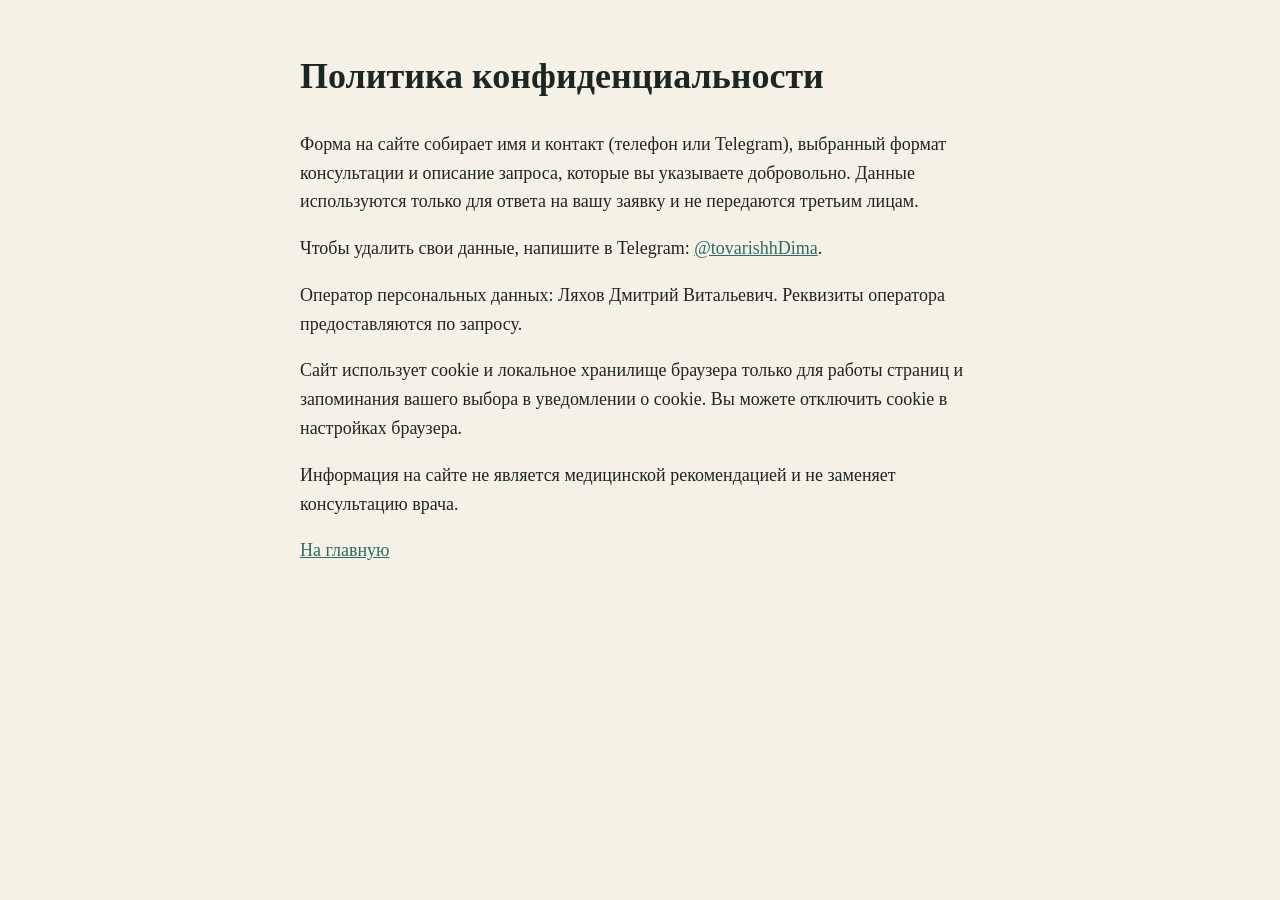
<file: privacy.html>
<!doctype html>
<html lang="ru"><head><meta charset="utf-8"><meta name="viewport" content="width=device-width, initial-scale=1"><title>Политика конфиденциальности | Дмитрий Ляхов</title>
<meta name="description" content="Как сайт обрабатывает персональные данные из формы заявки и использует cookie.">
<link rel="canonical" href="https://murzzsite.github.io/lyakhov-psy/privacy.html">
<style>body{font:18px/1.6 Georgia,serif;max-width:680px;margin:48px auto;padding:0 20px;color:#1E2624;background:#F6F1E7}a{color:#2E6B62}</style></head>
<body><h1>Политика конфиденциальности</h1>
<p>Форма на сайте собирает имя и контакт (телефон или Telegram), выбранный формат консультации и описание запроса, которые вы указываете добровольно. Данные используются только для ответа на вашу заявку и не передаются третьим лицам.</p>
<p>Чтобы удалить свои данные, напишите в Telegram: <a href="https://t.me/tovarishhDima">@tovarishhDima</a>.</p>
<p>Оператор персональных данных: Ляхов Дмитрий Витальевич. Реквизиты оператора предоставляются по запросу.</p>
<p>Сайт использует cookie и локальное хранилище браузера только для работы страниц и запоминания вашего выбора в уведомлении о cookie. Вы можете отключить cookie в настройках браузера.</p>
<p>Информация на сайте не является медицинской рекомендацией и не заменяет консультацию врача.</p>
<p><a href="index.html">На главную</a></p></body></html>
</file>
<file: motion.css>
/* motion-kit: токены и стили эффектов. Светлая тема. Цвета переопределять под бренд клиента. */
:root{
  /* пружины: "stiffness damping" (из designbookmark motion studies) */
  --spring-follow:900 50;
  --spring-settle:280 22;
  --spring-soft:260 24;
  --spring-lead:620 36;
  --spring-trail:190 19;
  --spring-pop:520 16;
  --spring-fade:420 32;
  --stagger:45;               /* мс между элементами */

  /* бренд: менять под клиента */
  --mk-bg:#fafaf7;
  --mk-surface:#fff;
  --mk-text:#16181d;
  --mk-muted:#6b7280;
  --mk-accent:#e4572e;
  --mk-on-accent:#fff;
  --mk-fill:rgba(22,24,29,.06);

  --mk-r-pill:999px;
  --mk-r-card:24px;
  --mk-ease-out:cubic-bezier(.22,1,.36,1);   /* для CSS-переходов, где пружина избыточна */
}

/* reveal: класс mk-reveal ставит JS, без JS элементы видны */
.mk-on .mk-reveal{opacity:0;transform:translate3d(0,22px,0);transition:opacity .7s var(--mk-ease-out),transform .8s var(--mk-ease-out);transition-delay:var(--d,0ms)}
.mk-on .mk-reveal.mk-in{opacity:1;transform:none}

/* magnetic: будем двигать только transform */
[data-magnetic]{will-change:transform}

/* roll: две копии буквы, верхняя уезжает, нижняя заезжает */
.mk-roll{display:inline-flex;overflow:hidden;line-height:1.15;vertical-align:bottom}
.mk-roll__c{display:inline-block;position:relative;height:1.15em;overflow:hidden}
.mk-roll__c>span{display:block;transition:transform .5s var(--mk-ease-out);transition-delay:calc(var(--i)*14ms)}
.mk-roll__c>span+span{position:absolute;inset:0;transform:translateY(110%)}
.mk-roll:hover .mk-roll__c>span:first-child,.mk-roll:focus-visible .mk-roll__c>span:first-child{transform:translateY(-110%)}
.mk-roll:hover .mk-roll__c>span+span,.mk-roll:focus-visible .mk-roll__c>span+span{transform:none}

/* pill: резиновый хайлайт */
.mk-pill{position:relative;display:inline-flex;gap:2px;padding:4px;border-radius:var(--mk-r-pill);background:var(--mk-fill)}
.mk-pill__hl{position:absolute;top:4px;bottom:4px;left:0;border-radius:var(--mk-r-pill);background:var(--mk-surface);box-shadow:0 1px 3px rgba(22,24,29,.12);pointer-events:none;will-change:transform,width}
.mk-pill [data-pill-item]{position:relative;z-index:1;padding:9px 18px;border:0;background:none;border-radius:var(--mk-r-pill);font:inherit;font-weight:500;color:var(--mk-muted);cursor:pointer;transition:color .2s}
.mk-pill [data-pill-item].is-active{color:var(--mk-text)}

@media (prefers-reduced-motion:reduce){
  .mk-on .mk-reveal{opacity:1;transform:none;transition:none}
  .mk-roll__c>span{transition:none}
}
</file>
<file: styles.css>
:root{
  --paper:#F6F1E7;
  --paper-2:#EFE7D8;
  --card:#FBF8F1;
  --ink:#1E2624;
  --muted:#59635E;
  --wood:#9B5A34;
  --wood-soft:#E8D6BB;
  --string:#2E6B62;
  --copper:#A94F28;
  --line:rgba(30,38,36,.14);
  --r:18px;
  --f-body:"Onest",system-ui,-apple-system,"Segoe UI",Arial,sans-serif;
  --f-head:"Literata",Georgia,"Times New Roman",serif;
  --mk-bg:var(--paper);--mk-surface:var(--card);--mk-text:var(--ink);--mk-muted:var(--muted);--mk-accent:var(--string);--mk-on-accent:#fff;--mk-fill:rgba(30,38,36,.06);
}
*{box-sizing:border-box}
html{scroll-behavior:smooth;-webkit-text-size-adjust:100%}
body{margin:0;background:var(--paper);color:var(--ink);font:400 17px/1.6 var(--f-body);overflow-x:hidden}
img,svg{max-width:100%;display:block}
a{color:var(--string);text-underline-offset:3px}
a:hover{color:var(--copper)}
:focus-visible{outline:2px solid var(--copper);outline-offset:3px;border-radius:6px}
.wrap{width:min(1120px,100% - 32px);margin-inline:auto}
.skip{position:absolute;left:-999px;top:8px;background:var(--ink);color:#fff;padding:8px 14px;border-radius:8px;z-index:100}
.skip:focus{left:8px}

h1,h2,h3{font-family:var(--f-head);font-weight:500;letter-spacing:-.01em;line-height:1.12;margin:0}
h1{font-size:clamp(2.1rem,6.2vw,4.1rem)}
h1 em,h2 em{font-style:italic;color:var(--copper)}
h2{font-size:clamp(1.7rem,4.2vw,2.8rem);margin-bottom:28px}
h3{font-size:1.25rem}
.kicker{font:500 .82rem/1.3 var(--f-body);letter-spacing:.09em;text-transform:uppercase;color:var(--muted);margin:0 0 18px}
.lead{font-size:1.12rem;max-width:34em;color:#2d3733;margin:22px 0 0}

/* buttons */
.btn{display:inline-flex;align-items:center;justify-content:center;min-height:48px;padding:0 26px;border-radius:999px;background:var(--ink);color:#fff;text-decoration:none;font:500 1rem var(--f-body);border:0;cursor:pointer;transition:background .25s}
.btn:hover{background:var(--string);color:#fff}
.btn--ghost{background:transparent;color:var(--ink);box-shadow:inset 0 0 0 1.5px var(--ink)}
.btn--ghost:hover{background:var(--ink);color:#fff}
.btn--sm{min-height:40px;padding:0 18px;font-size:.92rem}
.chip{min-height:44px;padding:0 18px;border-radius:999px;border:1.5px solid var(--string);background:var(--string);color:#fff;font:500 .92rem var(--f-body);cursor:pointer;transition:background .2s,color .2s}
.chip:hover{background:#245a52}
.chip--ghost{background:transparent;color:var(--string)}
.chip--ghost:hover{background:rgba(46,107,98,.1)}
.chip--ghost[aria-pressed="true"]{background:var(--string);color:#fff}
.chip--sm{min-height:40px;padding:0 16px;font-size:.88rem;background:transparent;color:var(--string)}
.chip--sm:hover{background:var(--string);color:#fff}
.fit .chip{background:transparent;color:var(--string)}
.fit .chip[aria-pressed="true"]{background:var(--string);color:#fff}

/* top bar */
.bar{position:fixed;inset:0 0 auto 0;z-index:50;display:flex;align-items:center;gap:20px;justify-content:space-between;padding:10px max(16px,calc((100vw - 1120px)/2));background:rgba(246,241,231,.0);transition:background .3s,box-shadow .3s}
.bar.show{background:rgba(246,241,231,.92);backdrop-filter:blur(10px);box-shadow:0 1px 0 var(--line)}
.bar__brand{display:flex;align-items:center;gap:10px;color:var(--ink);text-decoration:none;font:500 1rem var(--f-body)}
.bar__brand svg{color:var(--string)}
.bar__brand em{font-style:normal;color:var(--muted);font-weight:400;margin-left:4px}
.bar__nav{display:none;gap:26px}
.bar__nav a{color:var(--ink);text-decoration:none;font-size:.95rem}
@media(min-width:900px){.bar__nav{display:flex}}
@media(max-width:560px){.bar__brand em{display:none}}

/* hero */
.hero{padding:112px 0 56px;min-height:100svh;display:flex;align-items:center}
.hero__grid{display:grid;gap:36px;align-items:center}
.hero__cta{display:flex;flex-wrap:wrap;gap:12px;margin-top:30px}
@media(min-width:900px){.hero__grid{grid-template-columns:1.05fr .95fr;gap:56px}}

/* instrument */
.inst{margin:0}
.inst__stage{position:relative;aspect-ratio:3/2.15;border-radius:24px;background:radial-gradient(120% 90% at 30% 10%,#FBF8F1 0%,var(--paper-2) 100%);box-shadow:inset 0 0 0 1px var(--line);overflow:hidden;touch-action:pan-y;cursor:crosshair}
.inst__stage svg{width:100%;height:100%}
.inst__cap{display:flex;flex-wrap:wrap;align-items:center;gap:10px 16px;margin-top:14px}
.inst__state{font:500 .9rem var(--f-body);color:var(--copper);margin:0}
.inst__state.ok{color:var(--string)}
.inst__btns{display:flex;gap:8px;flex-wrap:wrap}
.inst__hint{flex-basis:100%;font-size:.85rem;color:var(--muted)}
@media(min-width:560px){.inst__hint{flex-basis:auto;margin-left:auto}}

/* signs */
.sec{padding:84px 0}
.signs{background:var(--paper-2)}
.signs__list{list-style:none;margin:0;padding:0;display:grid;gap:0;border-top:1px solid var(--line)}
.signs__list li{display:grid;grid-template-columns:56px 1fr;gap:12px;align-items:baseline;padding:22px 0;border-bottom:1px solid var(--line)}
.signs__n{font:italic 400 1.5rem var(--f-head);color:var(--copper)}
.signs__list p{margin:0;font-size:1.12rem;max-width:40em}
.signs__list b{font-family:var(--f-head);font-weight:500;font-size:1.25rem;display:block;margin-bottom:2px}
.signs__note{margin:28px 0 0;color:var(--muted);max-width:40em}

/* scene */
.scene{position:relative;height:340vh}
.scene__sticky{position:sticky;top:0;height:100svh;display:flex;align-items:center;overflow:hidden}
.scene__grid{display:grid;gap:20px;align-items:center;padding-top:56px}
.scene h2{font-size:clamp(1.5rem,3.6vw,2.4rem);margin-bottom:18px}
.steps{position:relative;min-height:170px}
.step{position:absolute;inset:0 0 auto 0;opacity:0;transform:translateY(14px);transition:opacity .5s,transform .6s cubic-bezier(.22,1,.36,1);pointer-events:none}
.step.is-on{opacity:1;transform:none;pointer-events:auto}
.step__n{font:italic 400 1rem var(--f-head);color:var(--copper)}
.step h3{font-size:1.6rem;margin:2px 0 8px}
.step p{margin:0;max-width:30em}
.dots{display:flex;gap:8px;margin-top:20px}
.dots i{width:28px;height:4px;border-radius:2px;background:var(--line);transition:background .3s,width .3s}
.dots i.on{background:var(--string);width:44px}
.inst--scene .inst__stage{aspect-ratio:3/2.15;max-height:46svh;width:100%;margin-inline:auto}
.inst--scene .inst__state{margin-top:10px;text-align:center}
@media(min-width:900px){
  .scene__grid{grid-template-columns:.9fr 1.1fr;gap:56px}
  .inst--scene .inst__stage{max-height:none}
  .steps{min-height:200px}
}
@media(max-width:899px){.scene{height:300vh}.scene__text{order:2}.inst--scene{order:1}}

/* methods */
.methods__list{margin:0;display:grid;gap:0;border-top:1px solid var(--line)}
.methods__list>div{display:grid;gap:6px;padding:22px 0;border-bottom:1px solid var(--line)}
.methods__list dt{font:500 1.5rem var(--f-head)}
.methods__list dd{margin:0;max-width:38em;color:#2d3733}
@media(min-width:760px){.methods__list>div{grid-template-columns:280px 1fr;gap:32px;align-items:baseline}}

/* prices */
.prices{background:var(--paper-2)}
.prices__sub{margin:-12px 0 16px;color:var(--muted)}
.fit{display:flex;flex-wrap:wrap;gap:10px;margin-bottom:22px}
.plist{list-style:none;margin:0;padding:0;border-top:1px solid var(--line)}
.plist li{display:grid;gap:12px;padding:22px 0;border-bottom:1px solid var(--line);transition:opacity .3s,background .3s,padding .3s}
.plist p{margin:6px 0 0;color:#2d3733;max-width:34em}
.plist__pr{display:flex;align-items:center;justify-content:space-between;gap:16px}
.plist__pr b{font:500 1.6rem var(--f-head);white-space:nowrap}
.plist.has-fit li:not(.is-fit){opacity:.42}
.plist li.is-fit{background:linear-gradient(90deg,rgba(46,107,98,.1),transparent);padding-inline:14px;border-radius:12px}
@media(min-width:760px){.plist li{grid-template-columns:1fr 280px;align-items:center}.plist__pr{justify-content:flex-end}}
.prices__pay{margin:22px 0 0}

/* faq */
.faq__list{display:grid;gap:0;border-top:1px solid var(--line);max-width:760px}
.faq details{border-bottom:1px solid var(--line);padding:18px 0}
.faq summary{cursor:pointer;font:500 1.15rem var(--f-head);list-style:none;display:flex;justify-content:space-between;gap:16px;min-height:28px}
.faq summary::-webkit-details-marker{display:none}
.faq summary::after{content:"+";font:300 1.6rem/1 var(--f-body);color:var(--copper);transition:transform .25s}
.faq details[open] summary::after{transform:rotate(45deg)}
.faq details p{margin:12px 0 0;max-width:36em;color:#2d3733}

/* form */
.form{background:linear-gradient(180deg,#E8DFCB,var(--paper-2))}
.form{color:var(--ink)}
.form__grid{display:grid;gap:36px}
@media(min-width:900px){.form__grid{grid-template-columns:1fr 1fr;gap:64px;align-items:start}}
.links{list-style:none;padding:0;margin:26px 0 0;display:flex;flex-wrap:wrap;gap:8px 22px}
.links a{color:var(--ink);font-weight:500}
.fm{display:grid;gap:14px;background:var(--card);padding:26px;border-radius:24px;box-shadow:0 1px 0 var(--line),0 22px 48px -28px rgba(30,38,36,.35)}
.fm label{display:grid;gap:6px;font-size:.92rem;color:var(--muted)}
.fm input[type=text],.fm select,.fm textarea{font:400 1rem var(--f-body);color:var(--ink);padding:12px 14px;border-radius:12px;border:1.5px solid var(--line);background:#fff;min-height:48px;width:100%}
.fm textarea{min-height:96px;resize:vertical}
.fm input:focus,.fm select:focus,.fm textarea:focus{outline:2px solid var(--string);outline-offset:1px;border-color:var(--string)}
.fm .agree{grid-template-columns:22px 1fr;align-items:start;gap:10px;font-size:.85rem}
.fm .agree input{width:20px;height:20px;margin-top:2px;accent-color:var(--string)}
.hp{position:absolute;left:-9999px;opacity:0;height:0;width:0}
.fm__msg{margin:0;min-height:1.4em;font-size:.92rem;color:var(--string)}

/* footer */
.foot{padding:36px 0 48px;border-top:1px solid var(--line)}
.foot p{margin:0}
.foot__small{margin-top:8px!important;font-size:.85rem;color:var(--muted);max-width:46em}

/* no js / reduced motion */
html:not(.js) .scene{height:auto}
html:not(.js) .scene__sticky{position:static;height:auto;padding:60px 0}
html:not(.js) .steps{min-height:0;display:grid;gap:18px}
html:not(.js) .step{position:static;opacity:1;transform:none}
html:not(.js) .dots{display:none}
@media(prefers-reduced-motion:reduce){
  html{scroll-behavior:auto}
  .scene{height:auto}
  .scene__sticky{position:static;height:auto;padding:60px 0}
  .steps{min-height:0;display:grid;gap:18px}
  .step{position:static;opacity:1;transform:none;transition:none}
  .dots{display:none}
}
</file>
